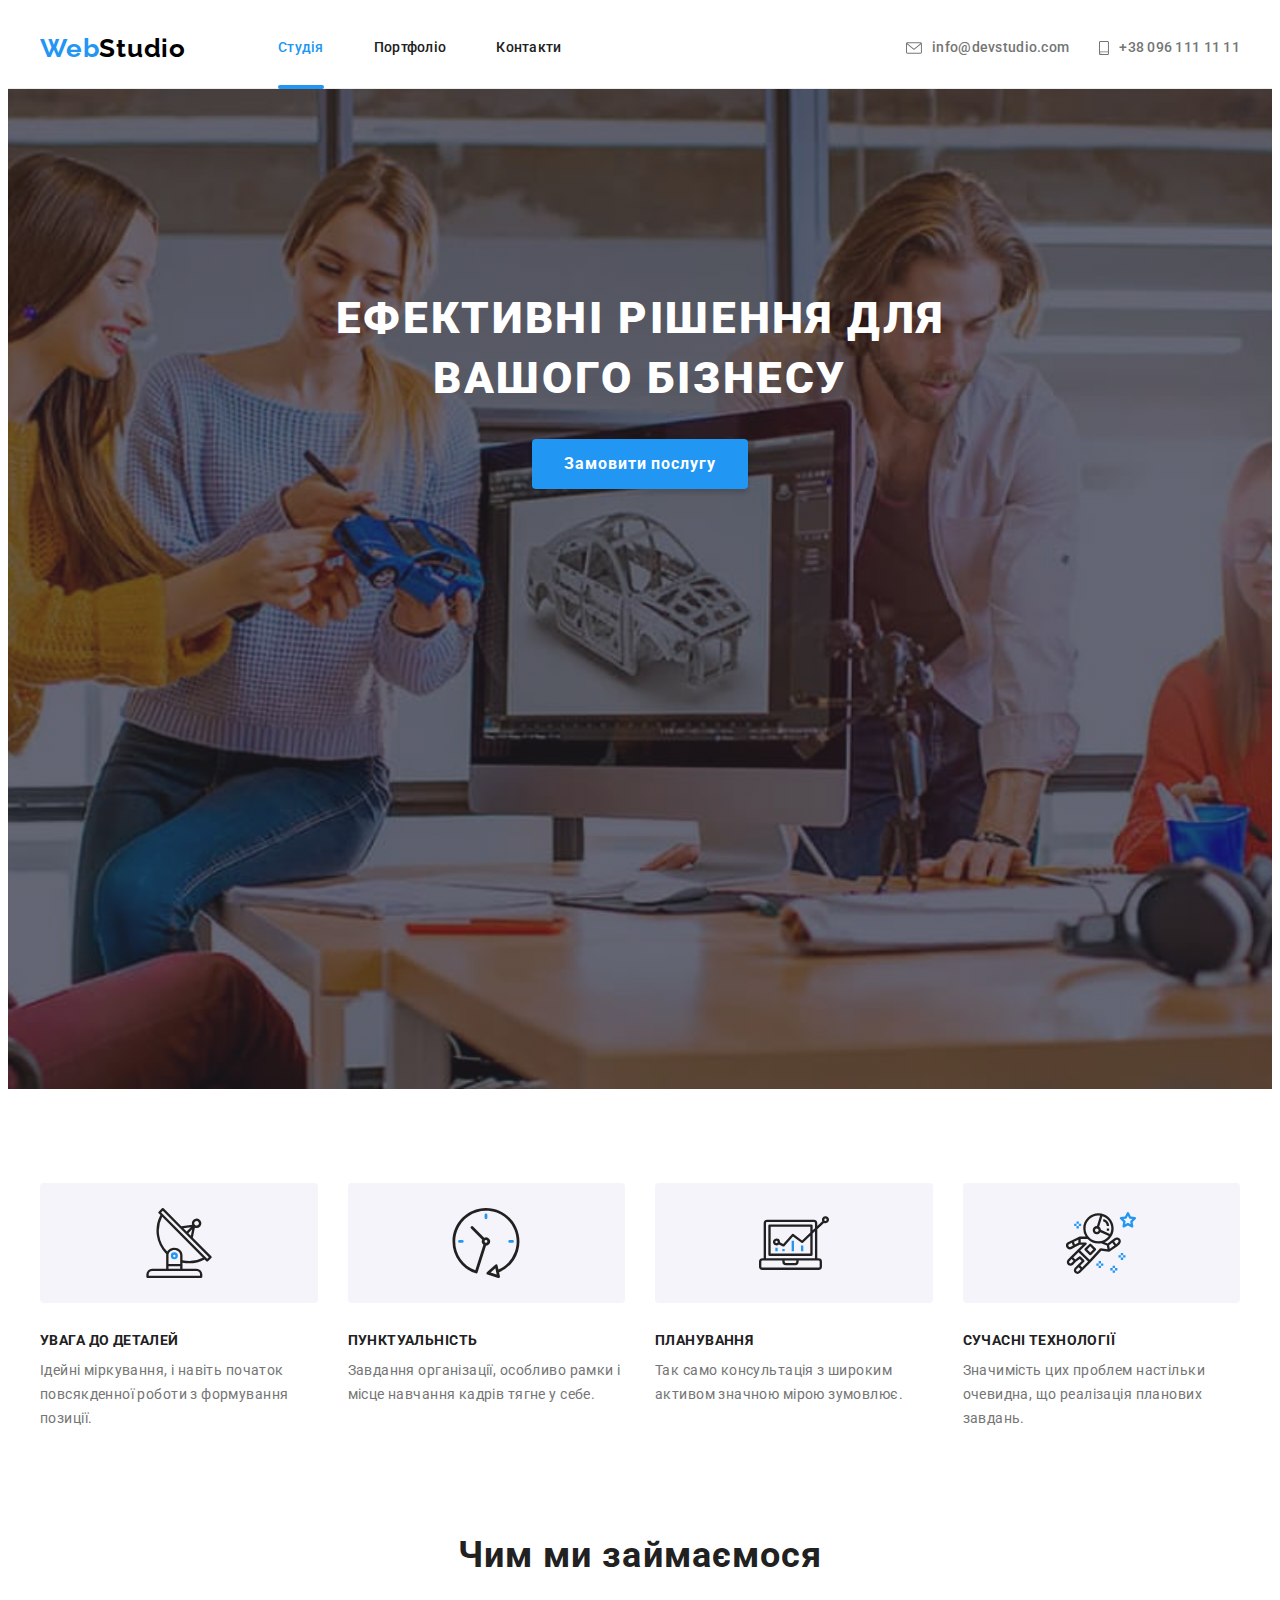
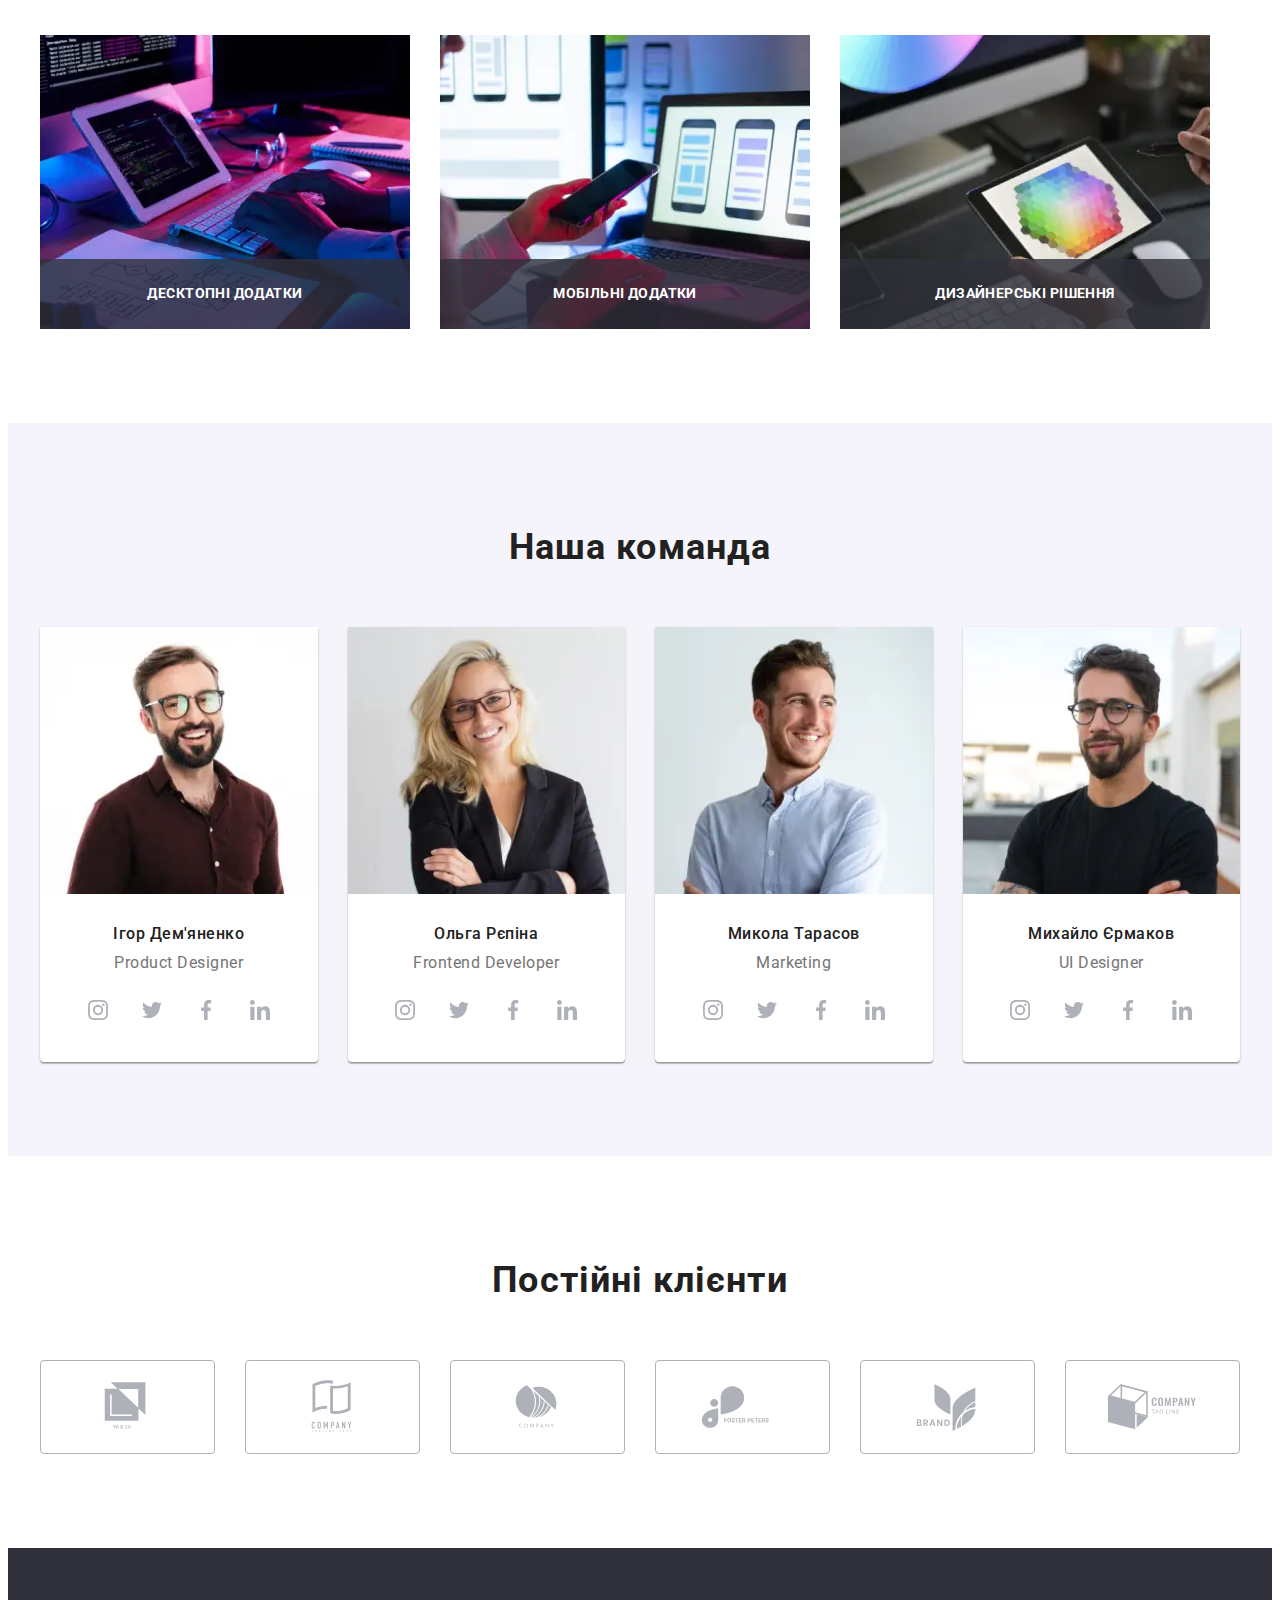
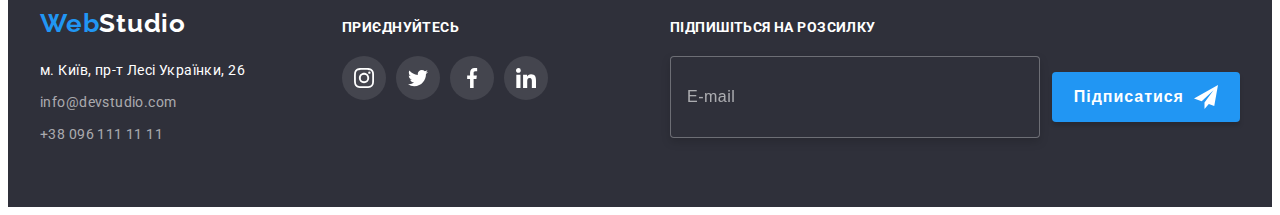
<file: index.html>
<!DOCTYPE html>
<html lang="uk">

<head>
  <meta charset="UTF-8" />
  <meta http-equiv="X-UA-Compatible" content="IE=edge" />
  <meta name="viewport" content="width=device-width, initial-scale=1.0" />
  <link rel="preconnect" href="https://fonts.googleapis.com" />
  <link rel="preconnect" href="https://fonts.gstatic.com" crossorigin />
  <link href="https://fonts.googleapis.com/css2?family=Raleway:wght@700&family=Roboto:wght@400;500;700;900&display=swap"
    rel="stylesheet" />
  <link rel="stylesheet" href="https://cdnjs.cloudflare.com/ajax/libs/modern-normalize/1.1.0/modern-normalize.min.css"
    integrity="sha512-wpPYUAdjBVSE4KJnH1VR1HeZfpl1ub8YT/NKx4PuQ5NmX2tKuGu6U/JRp5y+Y8XG2tV+wKQpNHVUX03MfMFn9Q=="
    crossorigin="anonymous" referrerpolicy="no-referrer" />
  <link rel="stylesheet" href="./css/main.min.css" />
  <title>WebStudio</title>
</head>

<body>
  <header class="header">
    <div class="container header__container">
      <a class="logo logo_theme_light link" href="index.html" lang="en"><span
          class="logo-first-letters">Web</span>Studio</a>

      <div class="mobile-navigation" id="mobile-navigation" data-menu>
        <div class="mobile-navigation__container">
          <nav class="navigation">
            <ul class="nav-list list">
              <li class="nav-list__item">
                <a class="nav-list__link link nav-list__link_active-page" href="./index.html">Студія</a>
              </li>
              <li class="nav-list__item">
                <a class="nav-list__link link" href="./portfolio.html">Портфоліо</a>
              </li>
              <li class="nav-list__item">
                <a class="nav-list__link link" href="">Контакти</a>
              </li>
            </ul>
          </nav>

          <ul class="header-contact-list list">
            <li class="header-contact-list__item">
              <a class="header-contact-list__link header-contact-list__mail link" href="mailto:info@devstudio.com">
                <svg width="16px" height="12px" class="header-contact-list__icons">
                  <use class="header-contact-list__email-icon" href="./images/icons.svg#icon-envelope"></use>
                </svg>
                info@devstudio.com</a>
            </li>
            <li class="header-contact-list__item">
              <a class="header-contact-list__link header-contact-list__number link" href="tel:+380961111111">
                <svg width="10px" height="16px" class="header-contact-list__icons">
                  <use class="header-contact-list__number-icon" href="./images/icons.svg#icon-smartphone"></use>
                </svg>
                +38 096 111 11 11</a>
            </li>
          </ul>
          <ul class="header-social-list list">
            <li class="header-social-list__item">
              <a href="https://www.instagram.com/" class="header-social-list__link link" target="_blank">Instagram</a>
            </li>
            <li class="header-social-list__item">
              <a href="https://twitter.com/" class="header-social-list__link link" target="_blank">Twitter</a>
            </li>
            <li class="header-social-list__item">
              <a href="https://www.facebook.com/" class="header-social-list__link link" target="_blank">Facebook</a>
            </li>
            <li class="header-social-list__item">
              <a href="https://ru.linkedin.com/" class="header-social-list__link link" target="_blank">LinkedIn</a>
            </li>
          </ul>
        </div>
      </div>
      <button class="mobile-menu-btn js-menu-container" aria-expanded="false" aria-controls="mobile-navigation"
        lang="uk" aria-label="Перемикач мобільного меню" data-menu-button>
        <svg class="mobile-menu-btn__burger-menu" width="40" height="40">
          <use href="./images/icons.svg#burger-menu-icon" class="mobile-menu-btn__burger-menu-icon js-open-menu"></use>
          <use href="./images/icons.svg#icon-close-black" class="mobile-menu-btn__burger-close-icon js-close-menu">
          </use>
        </svg>
      </button>
    </div>
  </header>
  <main>
    <!-- HERO -->
    <section class="hero">
      <div class="container">
        <h1 class="main-title">Ефективні рішення для вашого бізнесу</h1>
        <button class="modal-btn" type="button" data-modal-open>
          Замовити послугу
        </button>
      </div>
    </section>
    <!-- ABOUT -->
    <section class="about">
      <div class="container">
        <h2 class="title-section visually-hidden">О нас</h2>
        <ul class="about-list list">
          <li class="about-list__item">
            <div class="about-list__icons">
              <svg class="about-list__icon" width="70px" height="70px">
                <use href="./images/icons.svg#icon-antenna"></use>
              </svg>
            </div>
            <h3 class="about-list__title">Увага до деталей</h3>
            <p class="about-list__description">
              Ідейні міркування, і навіть початок повсякденної роботи з
              формування позиції.
            </p>
          </li>
          <li class="about-list__item">
            <div class="about-list__icons">
              <svg class="about-list__icon" width="70px" height="70px">
                <use href="./images/icons.svg#icon-clock"></use>
              </svg>
            </div>
            <h3 class="about-list__title">Пунктуальність</h3>
            <p class="about-list__description">
              Завдання організації, особливо рамки і місце навчання кадрів
              тягне у себе.
            </p>
          </li>
          <li class="about-list__item">
            <div class="about-list__icons">
              <svg class="about-list__icon" width="70px" height="70px">
                <use href="./images/icons.svg#icon-diagram"></use>
              </svg>
            </div>
            <h3 class="about-list__title">Планування</h3>
            <p class="about-list__description">
              Так само консультація з широким активом значною мірою зумовлює.
            </p>
          </li>
          <li class="about-list__item">
            <div class="about-list__icons">
              <svg class="about-list__icon" width="70px" height="70px">
                <use href="./images/icons.svg#icon-astronaut"></use>
              </svg>
            </div>
            <h3 class="about-list__title">Сучасні технології</h3>
            <p class="about-list__description">
              Значимість цих проблем настільки очевидна, що реалізація
              планових завдань.
            </p>
          </li>
        </ul>
      </div>
    </section>
    <!-- PORTFOLIO -->
    <section class="portfolio section">
      <div class="container">
        <h2 class="title-section">Чим ми займаємося</h2>
        <ul class="portfolio-list list">
          <li class="portfolio-list__item">
            <picture>
              <source srcset="./images/gallery/box-1.webp 1x, ./images/gallery/box-1@2x.webp 2x" type="image/webp" />
              <source srcset="./images/gallery/box-1.jpg 1x, ./images/gallery/box-1@2x.jpg 2x" />
              <img class="portfolio-list__img" src="./images/gallery/box-1.jpg" alt="написання коду" width="370"
                height="294" />
            </picture>
            <div class="portfolio-list__text">
              <p>Десктопні додатки</p>
            </div>
          </li>
          <li class="portfolio-list__item">
            <picture>
              <source srcset="./images/gallery/box-2.webp 1x, ./images/gallery/box-2@2x.webp 2x" type="image/webp" />
              <source srcset="./images/gallery/box-2.jpg 1x, ./images/gallery/box-2@2x.jpg 2x" />
              <img class="portfolio-list__img" src="./images/gallery/box-2.jpg" alt="алаптивна верстка" width="370"
                height="294" />
            </picture>
            <div class="portfolio-list__text">
              <p>Мобільні додатки</p>
            </div>
          </li>
          <li class="portfolio-list__item">
            <picture>
              <source srcset="./images/gallery/box-3.webp 1x, ./images/gallery/box-3@2x.webp 2x" type="image/webp" />
              <source srcset="./images/gallery/box-3.jpg 1x, ./images/gallery/box-3@2x.jpg 2x" />
              <img class="portfolio-list__img" src="./images/gallery/box-3.jpg" alt="підбір кольорів" width="370"
                height="294" />
            </picture>
            <div class="portfolio-list__text">
              <p>Дизайнерські рішення</p>
            </div>
          </li>
        </ul>
      </div>
    </section>
    <!-- CONTACTS -->
    <section class="contacts section">
      <div class="container">
        <h2 class="title-section">Наша команда</h2>
        <ul class="contacts-list list">
          <li class="contacts-list__item">
            <picture>
              <!-- desktop -->
              <source
                srcset="./images/contacts/contact-img1-desktop.webp 1x, ./images/contacts/contact-img1-desktop@2x.webp 2x"
                media="(min-width: 1200px)" type="image/webp" />
              <source
                srcset="./images/contacts/contact-img1-desktop.jpg 1x, ./images/contacts/contact-img1-desktop@2x.jpg 2x"
                media="(min-width: 1200px)" />

              <!-- tablet -->
              <source
                srcset="./images/contacts/contact-img1-tablet.webp 1x, ./images/contacts/contact-img1-tablet@2x.webp 2x"
                media="(min-width: 768px)" type="image/webp" />
              <source
                srcset="./images/contacts/contact-img1-tablet.jpg 1x, ./images/contacts/contact-img1-tablet@2x.jpg 2x"
                media="(min-width: 768px)" />

              <!-- mobile -->
              <source
                srcset="./images/contacts/contact-img1-mobile.webp 1x, ./images/contacts/contact-img1-mobile@2x.webp 2x"
                media="(max-width: 767px)" type="image/webp" />
              <source
                srcset="./images/contacts/contact-img1-mobile.jpg 1x, ./images/contacts/contact-img1-mobile@2x.jpg 2x"
                media="(max-width: 767px)" />

              <img class="contacts-list__img" src="./images/contacts/contact-img1-desktop.jpg" alt="працівник 1"
                width="270" height="260" />
            </picture>
            <div class="contacts-list__content-wrapper">
              <h3 class="contacts-list__title">Ігор Дем'яненко</h3>
              <p class="contacts-list__description">Product Designer</p>
              <ul class="social-links-list list">
                <li class="social-links-list__item">
                  <a href="https://www.instagram.com/" class="social-links-list__link link" target="_blank">
                    <svg class="social-links-list__icon" width="20px" height="20px">
                      <use href="./images/icons.svg#icon-instagram"></use>
                    </svg>
                  </a>
                </li>
                <li class="social-links-list__item">
                  <a href="https://twitter.com/" class="social-links-list__link link" target="_blank">
                    <svg class="social-links-list__icon" width="20px" height="20px">
                      <use href="./images/icons.svg#icon-twitter"></use>
                    </svg>
                  </a>
                </li>
                <li class="social-links-list__item">
                  <a href="https://www.facebook.com/" class="social-links-list__link link" target="_blank">
                    <svg class="social-links-list__icon" width="20px" height="20px">
                      <use href="./images/icons.svg#icon-facebook"></use>
                    </svg>
                  </a>
                </li>
                <li class="social-links-list__item">
                  <a href="https://ru.linkedin.com/" class="social-links-list__link link" target="_blank">
                    <svg class="social-links-list__icon" width="20px" height="20px">
                      <use href="./images/icons.svg#icon-linkedin"></use>
                    </svg>
                  </a>
                </li>
              </ul>
            </div>
          </li>
          <li class="contacts-list__item">
            <picture>
              <!-- desktop -->
              <source
                srcset="./images/contacts/contact-img2-desktop.webp 1x, ./images/contacts/contact-img2-desktop@2x.webp 2x"
                media="(min-width: 1200px)" type="image/webp" />
              <source
                srcset="./images/contacts/contact-img2-desktop.jpg 1x, ./images/contacts/contact-img2-desktop@2x.jpg 2x"
                media="(min-width: 1200px)" />

              <!-- tablet -->
              <source
                srcset="./images/contacts/contact-img2-tablet.webp 1x, ./images/contacts/contact-img2-tablet@2x.webp 2x"
                media="(min-width: 768px)" type="image/webp" />
              <source
                srcset="./images/contacts/contact-img2-tablet.jpg 1x, ./images/contacts/contact-img2-tablet@2x.jpg 2x"
                media="(min-width: 768px)" />

              <!-- mobile -->
              <source
                srcset="./images/contacts/contact-img2-mobile.webp 1x, ./images/contacts/contact-img2-mobile@2x.webp 2x"
                media="(max-width: 767px)" type="image/webp" />
              <source
                srcset="./images/contacts/contact-img2-mobile.jpg 1x, ./images/contacts/contact-img2-mobile@2x.jpg 2x"
                media="(max-width: 767px)" />
              <img class="contacts-list__img" src="./images/contacts/contact-img2-desktop.jpg" alt="працівник 2"
                width="270" height="260" />
            </picture>
            <div class="contacts-list__content-wrapper">
              <h3 class="contacts-list__title">Ольга Рєпіна</h3>
              <p class="contacts-list__description">Frontend Developer</p>
              <ul class="social-links-list list">
                <li class="social-links-list__item">
                  <a href="https://www.instagram.com/" class="social-links-list__link link" target="_blank">
                    <svg class="social-links-list__icon" width="20px" height="20px">
                      <use href="./images/icons.svg#icon-instagram"></use>
                    </svg>
                  </a>
                </li>
                <li class="social-links-list__item">
                  <a href="https://twitter.com/" class="social-links-list__link link" target="_blank">
                    <svg class="social-links-list__icon" width="20px" height="20px">
                      <use href="./images/icons.svg#icon-twitter"></use>
                    </svg>
                  </a>
                </li>
                <li class="social-links-list__item">
                  <a href="https://www.facebook.com/" class="social-links-list__link link" target="_blank">
                    <svg class="social-links-list__icon" width="20px" height="20px">
                      <use href="./images/icons.svg#icon-facebook"></use>
                    </svg>
                  </a>
                </li>
                <li class="social-links-list__item">
                  <a href="https://ru.linkedin.com/" class="social-links-list__link link" target="_blank">
                    <svg class="social-links-list__icon" width="20px" height="20px">
                      <use href="./images/icons.svg#icon-linkedin"></use>
                    </svg>
                  </a>
                </li>
              </ul>
            </div>
          </li>
          <li class="contacts-list__item">
            <picture>
              <!-- desktop -->
              <source
                srcset="./images/contacts/contact-img3-desktop.webp 1x, ./images/contacts/contact-img3-desktop@2x.webp 2x"
                media="(min-width: 1200px)" type="image/webp" />
              <source
                srcset="./images/contacts/contact-img3-desktop.jpg 1x, ./images/contacts/contact-img3-desktop@2x.jpg 2x"
                media="(min-width: 1200px)" />

              <!-- tablet -->
              <source
                srcset="./images/contacts/contact-img3-tablet.webp 1x, ./images/contacts/contact-img3-tablet@2x.webp 2x"
                media="(min-width: 768px)" type="image/webp" />
              <source
                srcset="./images/contacts/contact-img3-tablet.jpg 1x, ./images/contacts/contact-img3-tablet@2x.jpg 2x"
                media="(min-width: 768px)" />

              <!-- mobile -->
              <source
                srcset="./images/contacts/contact-img3-mobile.webp 1x, ./images/contacts/contact-img3-mobile@2x.webp 2x"
                media="(max-width: 767px)" type="image/webp" />
              <source
                srcset="./images/contacts/contact-img3-mobile.jpg 1x, ./images/contacts/contact-img3-mobile@2x.jpg 2x"
                media="(max-width: 767px)" />
              <img class="contacts-list__img" src="./images/contacts/contact-img3-desktop.jpg" alt="працівник 3"
                width="270" height="260" />
            </picture>
            <div class="contacts-list__content-wrapper">
              <h3 class="contacts-list__title">Микола Тарасов</h3>
              <p class="contacts-list__description">Marketing</p>
              <ul class="social-links-list list">
                <li class="social-links-list__item">
                  <a href="https://www.instagram.com/" class="social-links-list__link link" target="_blank">
                    <svg class="social-links-list__icon" width="20px" height="20px">
                      <use href="./images/icons.svg#icon-instagram"></use>
                    </svg>
                  </a>
                </li>
                <li class="social-links-list__item">
                  <a href="https://twitter.com/" class="social-links-list__link link" target="_blank">
                    <svg class="social-links-list__icon" width="20px" height="20px">
                      <use href="./images/icons.svg#icon-twitter"></use>
                    </svg>
                  </a>
                </li>
                <li class="social-links-list__item">
                  <a href="https://www.facebook.com/" class="social-links-list__link link" target="_blank">
                    <svg class="social-links-list__icon" width="20px" height="20px">
                      <use href="./images/icons.svg#icon-facebook"></use>
                    </svg>
                  </a>
                </li>
                <li class="social-links-list__item">
                  <a href="https://ru.linkedin.com/" class="social-links-list__link link" target="_blank">
                    <svg class="social-links-list__icon" width="20px" height="20px">
                      <use href="./images/icons.svg#icon-linkedin"></use>
                    </svg>
                  </a>
                </li>
              </ul>
            </div>
          </li>
          <li class="contacts-list__item">
            <picture>
              <!-- desktop -->
              <source
                srcset="./images/contacts/contact-img4-desktop.webp 1x, ./images/contacts/contact-img4-desktop@2x.webp 2x"
                media="(min-width: 1200px)" type="image/webp" />
              <source
                srcset="./images/contacts/contact-img4-desktop.jpg 1x, ./images/contacts/contact-img4-desktop@2x.jpg 2x"
                media="(min-width: 1200px)" />

              <!-- tablet -->
              <source
                srcset="./images/contacts/contact-img4-tablet.webp 1x, ./images/contacts/contact-img4-tablet@2x.webp 2x"
                media="(min-width: 768px)" type="image/webp" />
              <source
                srcset="./images/contacts/contact-img4-tablet.jpg 1x, ./images/contacts/contact-img4-tablet@2x.jpg 2x"
                media="(min-width: 768px)" />

              <!-- mobile -->
              <source
                srcset="./images/contacts/contact-img4-mobile.webp 1x, ./images/contacts/contact-img4-mobile@2x.webp 2x"
                media="(max-width: 767px)" type="image/webp" />
              <source
                srcset="./images/contacts/contact-img4-mobile.jpg 1x, ./images/contacts/contact-img4-mobile@2x.jpg 2x"
                media="(max-width: 767px)" />
              <img class="contacts-list__img" src="./images/contacts/contact-img4-desktop.jpg" alt="працівник 4"
                width="270" height="260" />
            </picture>
            <div class="contacts-list__content-wrapper">
              <h3 class="contacts-list__title">Михайло Єрмаков</h3>
              <p class="contacts-list__description">UI Designer</p>
              <ul class="social-links-list list">
                <li class="social-links-list__item">
                  <a href="https://www.instagram.com/" class="social-links-list__link link" target="_blank">
                    <svg class="social-links-list__icon" width="20px" height="20px">
                      <use href="./images/icons.svg#icon-instagram"></use>
                    </svg>
                  </a>
                </li>
                <li class="social-links-list__item">
                  <a href="https://twitter.com/" class="social-links-list__link link" target="_blank">
                    <svg class="social-links-list__icon" width="20px" height="20px">
                      <use href="./images/icons.svg#icon-twitter"></use>
                    </svg>
                  </a>
                </li>
                <li class="social-links-list__item">
                  <a href="https://www.facebook.com/" class="social-links-list__link link" target="_blank">
                    <svg class="social-links-list__icon" width="20px" height="20px">
                      <use href="./images/icons.svg#icon-facebook"></use>
                    </svg>
                  </a>
                </li>
                <li class="social-links-list__item">
                  <a href="https://ru.linkedin.com/" class="social-links-list__link link" target="_blank">
                    <svg class="social-links-list__icon" width="20px" height="20px">
                      <use href="./images/icons.svg#icon-linkedin"></use>
                    </svg>
                  </a>
                </li>
              </ul>
            </div>
          </li>
        </ul>
      </div>
    </section>
    <!-- CLIENTS -->
    <section class="clients section">
      <div class="container">
        <h2 class="title-section">Постійні клієнти</h2>
        <ul class="clients-list list">
          <li class="clients-list__item">
            <a href="" class="clients-list__link link">
              <svg width="106px" height="60px" class="clients-list__logo-icons">
                <use class="clients-icons" href="./images/icons.svg#icon-Logo"></use>
              </svg>
            </a>
          </li>
          <li class="clients-list__item">
            <a href="" class="clients-list__link link">
              <svg width="106px" height="60px" class="clients-list__logo-icons">
                <use class="clients-list__icon" href="./images/icons.svg#icon-Logo2"></use>
              </svg>
            </a>
          </li>
          <li class="clients-list__item">
            <a href="" class="clients-list__link link">
              <svg width="106px" height="60px" class="clients-list__logo-icons">
                <use class="clients-list__icon" href="./images/icons.svg#icon-Logo3"></use>
              </svg>
            </a>
          </li>
          <li class="clients-list__item">
            <a href="" class="clients-list__link link">
              <svg width="106px" height="60px" class="clients-list__logo-icons">
                <use class="clients-list__icon" href="./images/icons.svg#icon-Logo4"></use>
              </svg>
            </a>
          </li>
          <li class="clients-list__item">
            <a href="" class="clients-list__link link">
              <svg width="106px" height="60px" class="clients-list__logo-icons">
                <use class="clients-list__icon" href="./images/icons.svg#icon-Logo5"></use>
              </svg>
            </a>
          </li>
          <li class="clients-list__item">
            <a href="" class="clients-list__link link">
              <svg width="106px" height="60px" class="clients-list__logo-icons">
                <use class="clients-list__icon" href="./images/icons.svg#icon-Logo6"></use>
              </svg>
            </a>
          </li>
        </ul>
      </div>
    </section>
    <div class="backdrop is-hidden" data-modal>
      <div class="modal">
        <button type="button" class="modal-close-button" data-modal-close>
          <svg class="modal-close-button__icon" width="18px" height="18px">
            <use href="./images/icons.svg#icon-close-black"></use>
          </svg>
        </button>

        <form class="contact-form">
          <b>Залиште свої дані, ми вам передзвонимо</b>
          <label for="user-name" class="contact-form__field"> Ім'я </label>
          <div class="contact-form__input-wrapper">
            <input id="user-name" name="user_name" type="text" class="contact-form__input" />
            <svg class="contact-form__input-icon" width="18px" height="18px">
              <use href="./images/icons.svg#icon-person-black"></use>
            </svg>
          </div>

          <label for="user-phone" class="contact-form__field"> Телефон</label>
          <div class="contact-form__input-wrapper">
            <input id="user-phone" name="user_phone" type="tel" class="contact-form__input" />
            <svg class="contact-form__input-icon" width="18px" height="18px">
              <use href="./images/icons.svg#icon-phone-black"></use>
            </svg>
          </div>

          <label for="user-email" class="contact-form__field"> Пошта</label>
          <div class="contact-form__input-wrapper">
            <input id="user-email" name="user-email" type="email" class="contact-form__input" />
            <svg class="contact-form__input-icon" width="18px" height="18px">
              <use href="./images/icons.svg#icon-email-black"></use>
            </svg>
          </div>

          <label for="message" class="contact-form__field"> Коментар</label>
          <textarea id="message" name="message" class="contact-form__message" placeholder="Введіть текст"></textarea>

          <div class="contact-form__checkbox-wrapper">
            <input name="accept_policy" type="checkbox" class="contact-form__checkbox visually-hidden"
              id="policy-checkbox" required />
            <label for="policy-checkbox" class="contact-form__checkbox-label">Погоджуюся з розсилкою та приймаю &nbsp;<a
                href="#">Умови договору</a></label>
          </div>

          <button class="contact-form__submit-btn" type="submit">
            Відправити
          </button>
        </form>
      </div>
    </div>
  </main>
  <footer class="footer">
    <div class="container">
      <div class="footer-address">
        <a class="logo logo_theme_dark link" href="index.html" lang="en"><span
            class="logo-first-letters">Web</span>Studio</a>
        <address class="address">
          <p class="footer-contact-address">
            м. Київ, пр-т Лесі Українки, 26
          </p>
          <ul class="footer-address-list list">
            <li class="footer-address-list__item">
              <a class="footer-address-list__mail contact-list-link link"
                href="mailto:info@devstudio.com">info@devstudio.com</a>
            </li>
            <li class="footer-address-list__item">
              <a class="footer-address-list__number contact-list-link link" href="tel:+380961111111">+38 096 111 11
                11</a>
            </li>
          </ul>
        </address>
      </div>
      <div class="footer-social">
        <b class="footer-social-title">Приєднуйтесь</b>
        <ul class="social-links-list footer__social-links-list list">
          <li class="social-links-list__item">
            <a href="https://www.instagram.com/" class="social-links-list__link footer-link__social-links-list link"
              target="_blank">
              <svg class="social-links-list__icon footer-icon__social-links-list" width="20px" height="20px">
                <use href="./images/icons.svg#icon-instagram"></use>
              </svg>
            </a>
          </li>
          <li class="social-links-list__item">
            <a href="https://twitter.com/" class="social-links-list__link footer-link__social-links-list link"
              target="_blank">
              <svg class="social-links-list__icon footer-icon__social-links-list" width="20px" height="20px">
                <use href="./images/icons.svg#icon-twitter"></use>
              </svg>
            </a>
          </li>
          <li class="social-links-list__item">
            <a href="https://www.facebook.com/" class="social-links-list__link footer-link__social-links-list link"
              target="_blank">
              <svg class="social-links-list__icon footer-icon__social-links-list" width="20px" height="20px">
                <use href="./images/icons.svg#icon-facebook"></use>
              </svg>
            </a>
          </li>
          <li class="social-links-list__item">
            <a href="https://ru.linkedin.com/" class="social-links-list__link footer-link__social-links-list link"
              target="_blank">
              <svg class="social-links-list__icon footer-icon__social-links-list" width="20px" height="20px">
                <use href="./images/icons.svg#icon-linkedin"></use>
              </svg>
            </a>
          </li>
        </ul>
      </div>
      <div class="subscribe">
        <form class="subscribe-form js-speaker-form">
          <label for="subscribe-form__email">Підпишіться на розсилку</label>
          <div class="subscribe-form__wrapper">
            <input class="subscribe-form__input" type="email" id="subscribe-form__email" name="subscribe-mail"
              placeholder="E-mail" />
            <button type="submit" class="subscribe-form__btn">
              Підписатися
              <svg class="subscribe-form__icon" width="24px" height="24px">
                <use href="./images/icons.svg#icon-send"></use>
              </svg>
            </button>
          </div>
        </form>
      </div>
    </div>
  </footer>
  <script src="./js/modal.js"></script>
  <script src="./js/form-viwer.js"></script>
  <script src="./js/mobile-menu.js"></script>
</body>

</html>
</file>
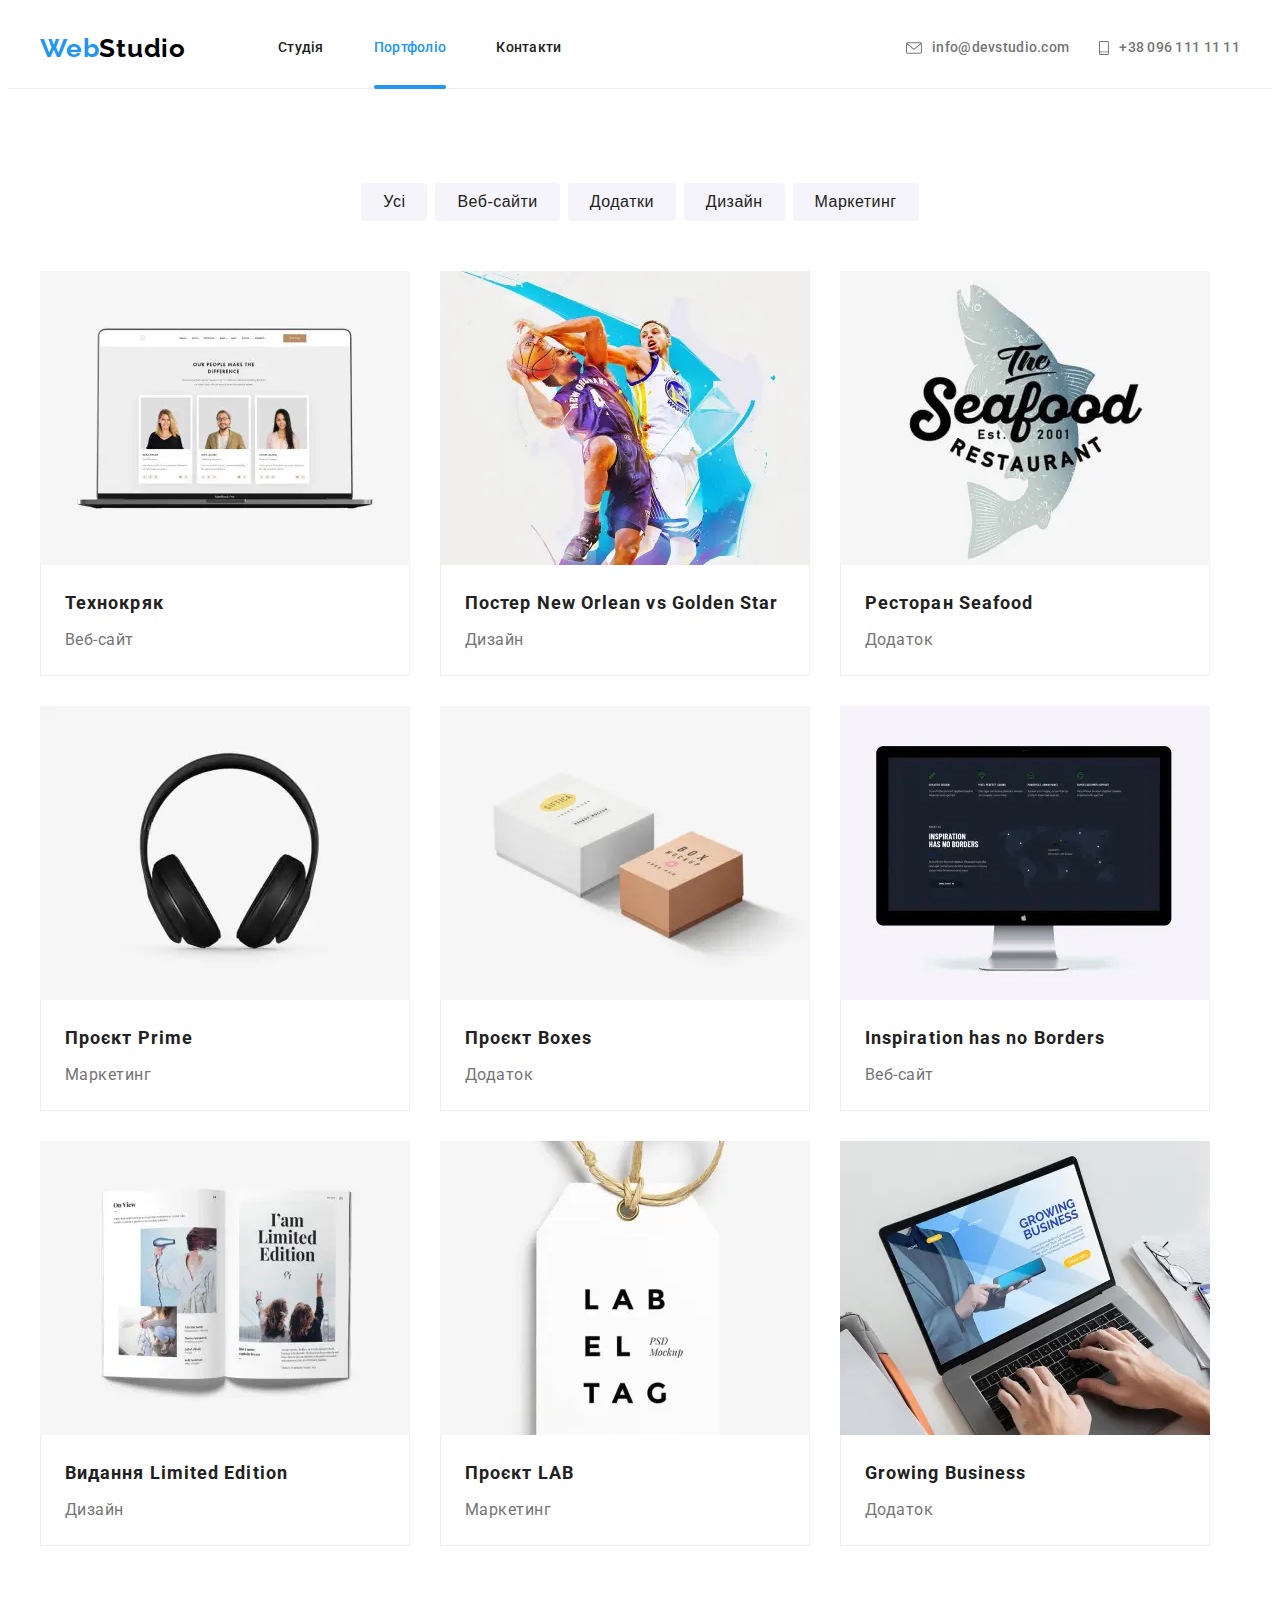
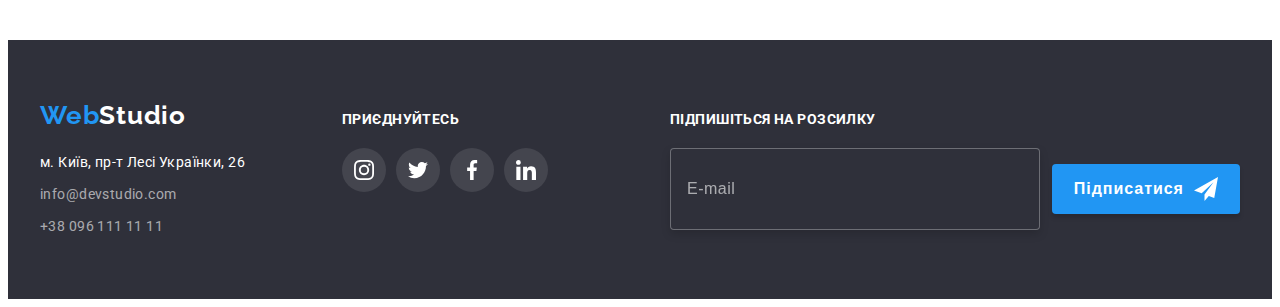
<file: portfolio.html>
<!DOCTYPE html>
<html lang="uk">

<head>
  <meta charset="UTF-8" />
  <meta http-equiv="X-UA-Compatible" content="IE=edge" />
  <meta name="viewport" content="width=device-width, initial-scale=1.0" />
  <link rel="preconnect" href="https://fonts.googleapis.com" />
  <link rel="preconnect" href="https://fonts.gstatic.com" crossorigin />
  <link href="https://fonts.googleapis.com/css2?family=Raleway:wght@700&family=Roboto:wght@400;500;700;900&display=swap"
    rel="stylesheet" />
  <link rel="stylesheet" href="https://cdnjs.cloudflare.com/ajax/libs/modern-normalize/1.1.0/modern-normalize.min.css"
    integrity="sha512-wpPYUAdjBVSE4KJnH1VR1HeZfpl1ub8YT/NKx4PuQ5NmX2tKuGu6U/JRp5y+Y8XG2tV+wKQpNHVUX03MfMFn9Q=="
    crossorigin="anonymous" referrerpolicy="no-referrer" />
  <link rel="stylesheet" href="./css/main.min.css" />
  <title>Portfolio</title>
</head>

<body>
  <header class="header">
    <div class="container header__container">
      <a class="logo logo_theme_light link" href="index.html" lang="en"><span
          class="logo-first-letters">Web</span>Studio</a>

      <div class="mobile-navigation" id="mobile-navigation" data-menu>
        <div class="mobile-navigation__container">
          <nav class="navigation">
            <ul class="nav-list list">
              <li class="nav-list__item">
                <a class="nav-list__link link" href="./index.html">Студія</a>
              </li>
              <li class="nav-list__item">
                <a class="nav-list__link link nav-list__link_active-page" href="./portfolio.html">Портфоліо</a>
              </li>
              <li class="nav-list__item">
                <a class="nav-list__link link" href="">Контакти</a>
              </li>
            </ul>
          </nav>

          <ul class="header-contact-list list">
            <li class="header-contact-list__item">
              <a class="header-contact-list__link header-contact-list__mail link" href="mailto:info@devstudio.com">
                <svg width="16px" height="12px" class="header-contact-list__icons">
                  <use class="header-contact-list__email-icon" href="./images/icons.svg#icon-envelope"></use>
                </svg>
                info@devstudio.com</a>
            </li>
            <li class="header-contact-list__item">
              <a class="header-contact-list__link header-contact-list__number link" href="tel:+380961111111">
                <svg width="10px" height="16px" class="header-contact-list__icons">
                  <use class="header-contact-list__number-icon" href="./images/icons.svg#icon-smartphone"></use>
                </svg>
                +38 096 111 11 11</a>
            </li>
          </ul>
          <ul class="header-social-list list">
            <li class="header-social-list__item">
              <a href="https://www.instagram.com/" class="header-social-list__link link" target="_blank">Instagram</a>
            </li>
            <li class="header-social-list__item">
              <a href="https://twitter.com/" class="header-social-list__link link" target="_blank">Twitter</a>
            </li>
            <li class="header-social-list__item">
              <a href="https://www.facebook.com/" class="header-social-list__link link" target="_blank">Facebook</a>
            </li>
            <li class="header-social-list__item">
              <a href="https://ru.linkedin.com/" class="header-social-list__link link" target="_blank">LinkedIn</a>
            </li>
          </ul>
        </div>
      </div>
      <button class="mobile-menu-btn js-menu-container" aria-expanded="false" aria-controls="mobile-navigation"
        lang="uk" aria-label="Перемикач мобільного меню" data-menu-button>
        <svg class="mobile-menu-btn__burger-menu" width="40" height="40">
          <use href="./images/icons.svg#burger-menu-icon" class="mobile-menu-btn__burger-menu-icon js-open-menu"></use>
          <use href="./images/icons.svg#icon-close-black" class="mobile-menu-btn__burger-close-icon js-close-menu">
          </use>
        </svg>
      </button>
    </div>
  </header>
  <main>
    <!-- PROJECTS FILTER-->
    <section class="projects section">
      <div class="container">
        <h2 class="title-section" hidden>Проекти</h2>
        <ul class="filters-list list">
          <li class="filters-list__item">
            <button class="filters-list__button" type="button">Усі</button>
          </li>
          <li class="filters-list__item">
            <button class="filters-list__button" type="button">Веб-сайти</button>
          </li>
          <li class="filters-list__item">
            <button class="filters-list__button" type="button">Додатки</button>
          </li>
          <li class="filters-list__item">
            <button class="filters-list__button" type="button">Дизайн</button>
          </li>
          <li class="filters-list__item">
            <button class="filters-list__button" type="button">Маркетинг</button>
          </li>
        </ul>
        <!-- PROJECTS -->
        <ul class="projects-list list">
          <li class="projects-list__item">
            <a class="projects-list__link link" href="">
              <div class="projects-thumb">
                <picture>
                  <!-- desktop -->
                  <source
                    srcset="./images/portfolio/portfolio-img1-desktop.webp 1x, ./images/portfolio/portfolio-img1-desktop@2x.webp 2x"
                    media="(min-width: 1200px)" type="image/webp" />
                  <source
                    srcset="./images/portfolio/portfolio-img1-desktop.jpg 1x, ./images/portfolio/portfolio-img1-desktop@2x.jpg 2x"
                    media="(min-width: 1200px)" />

                  <!-- tablet -->
                  <source
                    srcset="./images/portfolio/portfolio-img1-tablet.webp 1x, ./images/portfolio/portfolio-img1-tablet@2x.webp 2x"
                    media="(min-width: 768px)" type="image/webp" />
                  <source
                    srcset="../images/portfolio/portfolio-img1-tablet.jpg 1x, ../images/portfolio/portfolio-img1-tablet@2x.jpg 2x"
                    media="(min-width: 768px)" />

                  <!-- mobile -->
                  <source
                    srcset="./images/portfolio/portfolio-img1-mobile.webp 1x, ./images/portfolio/portfolio-img1-mobile@2x.webp 2x"
                    media="(max-width: 767px)" type="image/webp" />
                  <source
                    srcset="./images/portfolio/portfolio-img1-mobile.jpg 1x, ./images/portfolio/portfolio-img1-mobile@2x.jpg 2x"
                    media="(max-width: 767px)" />

                  <img class="projects-list__img" src="./images/portfolio/portfolio-img1-desktop.jpg" alt="project 1"
                    width="370" height="294" />
                </picture>
                <p class="projects-thumb__paragraph">
                  Ресурс пропонує комплексні пропозиції з різним рівнем
                  функціоналу та сервісів. Все це дозволить відвідувачу
                  отримати вичерпні відомості про компанію чи приватну особу.
                </p>
              </div>
              <div class="projects-list__component-wrapper">
                <h3 class="projects-list__title">Технокряк</h3>
                <p class="projects-list__description">Веб-сайт</p>
              </div>
            </a>
          </li>
          <li class="projects-list__item">
            <a class="projects-list__link link" href="">
              <div class="projects-thumb">
                <picture>
                  <!-- desktop -->
                  <source
                    srcset="./images/portfolio/portfolio-img2-desktop.webp 1x, ./images/portfolio/portfolio-img2-desktop@2x.webp 2x"
                    media="(min-width: 1200px)" type="image/webp" />
                  <source
                    srcset="./images/portfolio/portfolio-img2-desktop.jpg 1x, ./images/portfolio/portfolio-img2-desktop@2x.jpg 2x"
                    media="(min-width: 1200px)" />

                  <!-- tablet -->
                  <source
                    srcset="./images/portfolio/portfolio-img2-tablet.webp 1x, ./images/portfolio/portfolio-img2-tablet@2x.webp 2x"
                    media="(min-width: 768px)" type="image/webp" />
                  <source
                    srcset="../images/portfolio/portfolio-img2-tablet.jpg 1x, ../images/portfolio/portfolio-img2-tablet@2x.jpg 2x"
                    media="(min-width: 768px)" />

                  <!-- mobile -->
                  <source
                    srcset="./images/portfolio/portfolio-img2-mobile.webp 1x, ./images/portfolio/portfolio-img2-mobile@2x.webp 2x"
                    media="(max-width: 767px)" type="image/webp" />
                  <source
                    srcset="./images/portfolio/portfolio-img2-mobile.jpg 1x, ./images/portfolio/portfolio-img2-mobile@2x.jpg 2x"
                    media="(max-width: 767px)" />

                  <img class="projects-list__img" src="./images/portfolio/portfolio-img2-desctop.jpg" alt="project 2"
                    width="370" height="294" />
                </picture>
                <p class="projects-thumb__paragraph">
                  Ресурс пропонує комплексні пропозиції з різним рівнем
                  функціоналу та сервісів. Все це дозволить відвідувачу
                  отримати вичерпні відомості про компанію чи приватну особу.
                </p>
              </div>
              <div class="projects-list__component-wrapper">
                <h3 class="projects-list__title">
                  Постер <span lang="en">New Orlean vs Golden Star</span>
                </h3>
                <p class="projects-list__description">Дизайн</p>
              </div>
            </a>
          </li>
          <li class="projects-list__item">
            <a class="projects-list__link link" href="">
              <div class="projects-thumb">
                <picture>
                  <!-- desktop -->
                  <source
                    srcset="./images/portfolio/portfolio-img3-desktop.webp 1x, ./images/portfolio/portfolio-img3-desktop@2x.webp 2x"
                    media="(min-width: 1200px)" type="image/webp" />
                  <source
                    srcset="./images/portfolio/portfolio-img3-desktop.jpg 1x, ./images/portfolio/portfolio-img3-desktop@2x.jpg 2x"
                    media="(min-width: 1200px)" />

                  <!-- tablet -->
                  <source
                    srcset="./images/portfolio/portfolio-img3-tablet.webp 1x, ./images/portfolio/portfolio-img3-tablet@2x.webp 2x"
                    media="(min-width: 768px)" type="image/webp" />
                  <source
                    srcset="../images/portfolio/portfolio-img3-tablet.jpg 1x, ../images/portfolio/portfolio-img3-tablet@2x.jpg 2x"
                    media="(min-width: 768px)" />

                  <!-- mobile -->
                  <source
                    srcset="./images/portfolio/portfolio-img3-mobile.webp 1x, ./images/portfolio/portfolio-img3-mobile@2x.webp 2x"
                    media="(max-width: 767px)" type="image/webp" />
                  <source
                    srcset="./images/portfolio/portfolio-img3-mobile.jpg 1x, ./images/portfolio/portfolio-img3-mobile@2x.jpg 2x"
                    media="(max-width: 767px)" />

                  <img class="projects-list__img" src="./images/portfolio/portfolio-img3-destop.jpg" alt="project 3"
                    width="370" height="294" />
                </picture>
                <p class="projects-thumb__paragraph">
                  Ресурс пропонує комплексні пропозиції з різним рівнем
                  функціоналу та сервісів. Все це дозволить відвідувачу
                  отримати вичерпні відомості про компанію чи приватну особу.
                </p>
              </div>
              <div class="projects-list__component-wrapper">
                <h3 class="projects-list__title">
                  Ресторан <span lang="en">Seafood</span>
                </h3>
                <p class="projects-list__description">Додаток</p>
              </div>
            </a>
          </li>
          <li class="projects-list__item">
            <a class="projects-list__link link" href="">
              <div class="projects-thumb">
                <picture>
                  <!-- desktop -->
                  <source
                    srcset="./images/portfolio/portfolio-img4-desktop.webp 1x, ./images/portfolio/portfolio-img4-desktop@2x.webp 2x"
                    media="(min-width: 1200px)" type="image/webp" />
                  <source
                    srcset="./images/portfolio/portfolio-img4-desktop.jpg 1x, ./images/portfolio/portfolio-img4-desktop@2x.jpg 2x"
                    media="(min-width: 1200px)" />

                  <!-- tablet -->
                  <source
                    srcset="./images/portfolio/portfolio-img4-tablet.webp 1x, ./images/portfolio/portfolio-img4-tablet@2x.webp 2x"
                    media="(min-width: 768px)" type="image/webp" />
                  <source
                    srcset="../images/portfolio/portfolio-img4-tablet.jpg 1x, ../images/portfolio/portfolio-img4-tablet@2x.jpg 2x"
                    media="(min-width: 768px)" />

                  <!-- mobile -->
                  <source
                    srcset="./images/portfolio/portfolio-img4-mobile.webp 1x, ./images/portfolio/portfolio-img4-mobile@2x.webp 2x"
                    media="(max-width: 767px)" type="image/webp" />
                  <source
                    srcset="./images/portfolio/portfolio-img4-mobile.jpg 1x, ./images/portfolio/portfolio-img4-mobile@2x.jpg 2x"
                    media="(max-width: 767px)" />

                  <img class="projects-list__img" src="./images/portfolio/portfolio-img4-desktop.jpg" alt="project 4"
                    width="370" height="294" />
                </picture>
                <p class="projects-thumb__paragraph">
                  Ресурс пропонує комплексні пропозиції з різним рівнем
                  функціоналу та сервісів. Все це дозволить відвідувачу
                  отримати вичерпні відомості про компанію чи приватну особу.
                </p>
              </div>
              <div class="projects-list__component-wrapper">
                <h3 class="projects-list__title">
                  Проєкт <span lang="en">Prime</span>
                </h3>
                <p class="projects-list__description">Маркетинг</p>
              </div>
            </a>
          </li>
          <li class="projects-list__item">
            <a class="projects-list__link link" href="">
              <div class="projects-thumb">
                <picture>
                  <!-- desktop -->
                  <source
                    srcset="./images/portfolio/portfolio-img5-desktop.webp 1x, ./images/portfolio/portfolio-img5-desktop@2x.webp 2x"
                    media="(min-width: 1200px)" type="image/webp" />
                  <source
                    srcset="./images/portfolio/portfolio-img5-desktop.jpg 1x, ./images/portfolio/portfolio-img5-desktop@2x.jpg 2x"
                    media="(min-width: 1200px)" />

                  <!-- tablet -->
                  <source
                    srcset="./images/portfolio/portfolio-img5-tablet.webp 1x, ./images/portfolio/portfolio-img5-tablet@2x.webp 2x"
                    media="(min-width: 768px)" type="image/webp" />
                  <source
                    srcset="../images/portfolio/portfolio-img5-tablet.jpg 1x, ../images/portfolio/portfolio-img5-tablet@2x.jpg 2x"
                    media="(min-width: 768px)" />

                  <!-- mobile -->
                  <source
                    srcset="./images/portfolio/portfolio-img5-mobile.webp 1x, ./images/portfolio/portfolio-img5-mobile@2x.webp 2x"
                    media="(max-width: 767px)" type="image/webp" />
                  <source
                    srcset="./images/portfolio/portfolio-img5-mobile.jpg 1x, ./images/portfolio/portfolio-img5-mobile@2x.jpg 2x"
                    media="(max-width: 767px)" />

                  <img class="projects-list__img" src="./images/portfolio/portfolio-img5-desktop.jpg" alt="project 5"
                    width="370" height="294" />
                </picture>
                <p class="projects-thumb__paragraph">
                  Ресурс пропонує комплексні пропозиції з різним рівнем
                  функціоналу та сервісів. Все це дозволить відвідувачу
                  отримати вичерпні відомості про компанію чи приватну особу.
                </p>
              </div>
              <div class="projects-list__component-wrapper">
                <h3 class="projects-list__title">
                  Проєкт <span lang="en">Boxes</span>
                </h3>
                <p class="projects-list__description">Додаток</p>
              </div>
            </a>
          </li>
          <li class="projects-list__item">
            <a class="projects-list__link link" href="">
              <div class="projects-thumb">
                <picture>
                  <!-- desktop -->
                  <source
                    srcset="./images/portfolio/portfolio-img6-desktop.webp 1x, ./images/portfolio/portfolio-img6-desktop@2x.webp 2x"
                    media="(min-width: 1200px)" type="image/webp" />
                  <source
                    srcset="./images/portfolio/portfolio-img6-desktop.jpg 1x, ./images/portfolio/portfolio-img6-desktop@2x.jpg 2x"
                    media="(min-width: 1200px)" />

                  <!-- tablet -->
                  <source
                    srcset="./images/portfolio/portfolio-img6-tablet.webp 1x, ./images/portfolio/portfolio-img6-tablet@2x.webp 2x"
                    media="(min-width: 768px)" type="image/webp" />
                  <source
                    srcset="../images/portfolio/portfolio-img6-tablet.jpg 1x, ../images/portfolio/portfolio-img6-tablet@2x.jpg 2x"
                    media="(min-width: 768px)" />

                  <!-- mobile -->
                  <source
                    srcset="./images/portfolio/portfolio-img6-mobile.webp 1x, ./images/portfolio/portfolio-img6-mobile@2x.webp 2x"
                    media="(max-width: 767px)" type="image/webp" />
                  <source
                    srcset="./images/portfolio/portfolio-img6-mobile.jpg 1x, ./images/portfolio/portfolio-img6-mobile@2x.jpg 2x"
                    media="(max-width: 767px)" />

                  <img class="projects-list__img" src="./images/portfolio/portfolio-img6-desktop.jpg" alt="project 6"
                    width="370" height="294" />
                </picture>
                <p class="projects-thumb__paragraph">
                  Ресурс пропонує комплексні пропозиції з різним рівнем
                  функціоналу та сервісів. Все це дозволить відвідувачу
                  отримати вичерпні відомості про компанію чи приватну особу.
                </p>
              </div>
              <div class="projects-list__component-wrapper">
                <h3 class="projects-list__title" lang="en">
                  Inspiration has no Borders
                </h3>
                <p class="projects-list__description">Веб-сайт</p>
              </div>
            </a>
          </li>
          <li class="projects-list__item">
            <a class="projects-list__link link" href="">
              <div class="projects-thumb">
                <picture>
                  <!-- desktop -->
                  <source
                    srcset="./images/portfolio/portfolio-img7-desktop.webp 1x, ./images/portfolio/portfolio-img7-desktop@2x.webp 2x"
                    media="(min-width: 1200px)" type="image/webp" />
                  <source
                    srcset="./images/portfolio/portfolio-img7-desktop.jpg 1x, ./images/portfolio/portfolio-img7-desktop@2x.jpg 2x"
                    media="(min-width: 1200px)" />

                  <!-- tablet -->
                  <source
                    srcset="./images/portfolio/portfolio-img7-tablet.webp 1x, ./images/portfolio/portfolio-img7-tablet@2x.webp 2x"
                    media="(min-width: 768px)" type="image/webp" />
                  <source
                    srcset="../images/portfolio/portfolio-img7-tablet.jpg 1x, ../images/portfolio/portfolio-img7-tablet@2x.jpg 2x"
                    media="(min-width: 768px)" />

                  <!-- mobile -->
                  <source
                    srcset="./images/portfolio/portfolio-img7-mobile.webp 1x, ./images/portfolio/portfolio-img7-mobile@2x.webp 2x"
                    media="(max-width: 767px)" type="image/webp" />
                  <source
                    srcset="./images/portfolio/portfolio-img7-mobile.jpg 1x, ./images/portfolio/portfolio-img7-mobile@2x.jpg 2x"
                    media="(max-width: 767px)" />

                  <img class="projects-list__img" src="./images/portfolio/portfolio-img7-desktop.jpg" alt="project 7"
                    width="370" height="294" />
                </picture>
                <p class="projects-thumb__paragraph">
                  Ресурс пропонує комплексні пропозиції з різним рівнем
                  функціоналу та сервісів. Все це дозволить відвідувачу
                  отримати вичерпні відомості про компанію чи приватну особу.
                </p>
              </div>
              <div class="projects-list__component-wrapper">
                <h3 class="projects-list__title">
                  Видання <span lang="en">Limited Edition</span>
                </h3>
                <p class="projects-list__description">Дизайн</p>
              </div>
            </a>
          </li>
          <li class="projects-list__item">
            <a class="projects-list__link link" href="">
              <div class="projects-thumb">
                <picture>
                  <!-- desktop -->
                  <source
                    srcset="./images/portfolio/portfolio-img8-desktop.webp 1x, ./images/portfolio/portfolio-img8-desktop@2x.webp 2x"
                    media="(min-width: 1200px)" type="image/webp" />
                  <source
                    srcset="./images/portfolio/portfolio-img8-desktop.jpg 1x, ./images/portfolio/portfolio-img8-desktop@2x.jpg 2x"
                    media="(min-width: 1200px)" />

                  <!-- tablet -->
                  <source
                    srcset="./images/portfolio/portfolio-img8-tablet.webp 1x, ./images/portfolio/portfolio-img8-tablet@2x.webp 2x"
                    media="(min-width: 768px)" type="image/webp" />
                  <source
                    srcset="../images/portfolio/portfolio-img8-tablet.jpg 1x, ../images/portfolio/portfolio-img8-tablet@2x.jpg 2x"
                    media="(min-width: 768px)" />

                  <!-- mobile -->
                  <source
                    srcset="./images/portfolio/portfolio-img8-mobile.webp 1x, ./images/portfolio/portfolio-img8-mobile@2x.webp 2x"
                    media="(max-width: 767px)" type="image/webp" />
                  <source
                    srcset="./images/portfolio/portfolio-img8-mobile.jpg 1x, ./images/portfolio/portfolio-img8-mobile@2x.jpg 2x"
                    media="(max-width: 767px)" />

                  <img class="projects-list__img" src="./images/portfolio/portfolio-img8-desktop.jpg" alt="project 8"
                    width="370" height="294" />
                </picture>
                <p class="projects-thumb__paragraph">
                  Ресурс пропонує комплексні пропозиції з різним рівнем
                  функціоналу та сервісів. Все це дозволить відвідувачу
                  отримати вичерпні відомості про компанію чи приватну особу.
                </p>
              </div>
              <div class="projects-list__component-wrapper">
                <h3 class="projects-list__title">
                  Проєкт <span lang="en">LAB</span>
                </h3>
                <p class="projects-list__description">Маркетинг</p>
              </div>
            </a>
          </li>
          <li class="projects-list__item">
            <a class="projects-list__link link" href="">
              <div class="projects-thumb">
                <picture>
                  <!-- desktop -->
                  <source
                    srcset="./images/portfolio/portfolio-img9-desktop.webp 1x, ./images/portfolio/portfolio-img9-desktop@2x.webp 2x"
                    media="(min-width: 1200px)" type="image/webp" />
                  <source
                    srcset="./images/portfolio/portfolio-img9-desktop.jpg 1x, ./images/portfolio/portfolio-img9-desktop@2x.jpg 2x"
                    media="(min-width: 1200px)" />

                  <!-- tablet -->
                  <source
                    srcset="./images/portfolio/portfolio-img9-tablet.webp 1x, ./images/portfolio/portfolio-img9-tablet@2x.webp 2x"
                    media="(min-width: 768px)" type="image/webp" />
                  <source
                    srcset="../images/portfolio/portfolio-img9-tablet.jpg 1x, ../images/portfolio/portfolio-img9-tablet@2x.jpg 2x"
                    media="(min-width: 768px)" />

                  <!-- mobile -->
                  <source
                    srcset="./images/portfolio/portfolio-img9-mobile.webp 1x, ./images/portfolio/portfolio-img9-mobile@2x.webp 2x"
                    media="(max-width: 767px)" type="image/webp" />
                  <source
                    srcset="./images/portfolio/portfolio-img9-mobile.jpg 1x, ./images/portfolio/portfolio-img9-mobile@2x.jpg 2x"
                    media="(max-width: 767px)" />

                  <img class="projects-list__img" src="./images/portfolio/portfolio-img9-desktop.jpg" alt="project 9"
                    width="370" height="294" />
                </picture>
                <p class="projects-thumb__paragraph">
                  Ресурс пропонує комплексні пропозиції з різним рівнем
                  функціоналу та сервісів. Все це дозволить відвідувачу
                  отримати вичерпні відомості про компанію чи приватну особу.
                </p>
              </div>
              <div class="projects-list__component-wrapper">
                <h3 class="projects-list__title" lang="en">Growing Business</h3>
                <p class="projects-list__description">Додаток</p>
              </div>
            </a>
          </li>
        </ul>
      </div>
    </section>
  </main>
  <footer class="footer">
    <div class="container">
      <div class="footer-address">
        <a class="logo logo_theme_dark link" href="index.html" lang="en"><span
            class="logo-first-letters">Web</span>Studio</a>
        <address class="address">
          <p class="footer-contact-address">
            м. Київ, пр-т Лесі Українки, 26
          </p>
          <ul class="footer-address-list list">
            <li class="footer-address-list__item">
              <a class="footer-address-list__mail contact-list-link link"
                href="mailto:info@devstudio.com">info@devstudio.com</a>
            </li>
            <li class="footer-address-list__item">
              <a class="footer-address-list__number contact-list-link link" href="tel:+380961111111">+38 096 111 11
                11</a>
            </li>
          </ul>
        </address>
      </div>
      <div class="footer-social">
        <b class="footer-social-title">Приєднуйтесь</b>
        <ul class="social-links-list footer__social-links-list list">
          <li class="social-links-list__item">
            <a href="https://www.instagram.com/" class="social-links-list__link footer-link__social-links-list link"
              target="_blank">
              <svg class="social-links-list__icon footer-icon__social-links-list" width="20px" height="20px">
                <use href="./images/icons.svg#icon-instagram"></use>
              </svg>
            </a>
          </li>
          <li class="social-links-list__item">
            <a href="https://twitter.com/" class="social-links-list__link footer-link__social-links-list link"
              target="_blank">
              <svg class="social-links-list__icon footer-icon__social-links-list" width="20px" height="20px">
                <use href="./images/icons.svg#icon-twitter"></use>
              </svg>
            </a>
          </li>
          <li class="social-links-list__item">
            <a href="https://www.facebook.com/" class="social-links-list__link footer-link__social-links-list link"
              target="_blank">
              <svg class="social-links-list__icon footer-icon__social-links-list" width="20px" height="20px">
                <use href="./images/icons.svg#icon-facebook"></use>
              </svg>
            </a>
          </li>
          <li class="social-links-list__item">
            <a href="https://ru.linkedin.com/" class="social-links-list__link footer-link__social-links-list link"
              target="_blank">
              <svg class="social-links-list__icon footer-icon__social-links-list" width="20px" height="20px">
                <use href="./images/icons.svg#icon-linkedin"></use>
              </svg>
            </a>
          </li>
        </ul>
      </div>
      <div class="subscribe">
        <form class="subscribe-form js-speaker-form">
          <label for="subscribe-form__email">Підпишіться на розсилку</label>
          <div class="subscribe-form__wrapper">
            <input class="subscribe-form__input" type="email" id="subscribe-form__email" name="subscribe-mail"
              placeholder="E-mail" />
            <button type="submit" class="subscribe-form__btn">
              Підписатися
              <svg class="subscribe-form__icon" width="24px" height="24px">
                <use href="./images/icons.svg#icon-send"></use>
              </svg>
            </button>
          </div>
        </form>
      </div>
    </div>
  </footer>
  <script src="./js/modal.js"></script>
  <script src="./js/form-viwer.js"></script>
  <script src="./js/mobile-menu.js"></script>
</body>

</html>
</file>
<file: css/main.min.css>
:root{--primary-font-family: "Roboto", sans-serif;--secondary-font-family: "Raleway", sans-serif;--accent-color: #2196f3;--primary-text-color-theme-dark: #ffffff;--secondary-text-color-theme-dark: rgba(255, 255, 255, 0.6);--primary-text-color-theme-light: #212121;--secondary-text-color-theme-light: #757575;--primary-background-color: #ffffff;--secondary-background-color: #f5f4fa;--dark-theme-background-color: #2f303a;--logo-text-color-theme-light: #000000;--logo-text-color-theme-dark: #ffffff;--accent-button-color: #188ce8;--animation-timing-function: cubic-bezier(0.4, 0, 0.2, 1);--animation-duration: 250ms}.visually-hidden{position:absolute;width:1px;height:1px;margin:-1px;border:0;padding:0;white-space:nowrap;-webkit-clip-path:inset(100%);clip-path:inset(100%);clip:rect(0 0 0 0);overflow:hidden}body{font-family:var(--primary-font-family);color:var(--primary-text-color-theme-light);background-color:var(--primary-background-color)}h1,h2,h3,h4,p{margin-top:0;margin-bottom:0}ul,ol{margin-top:0;margin-bottom:0;padding-left:0}img{display:block;max-width:100%;height:auto}address{font-style:normal}.list{list-style:none}.link{text-decoration:none}.container{padding-left:15px;padding-right:15px}@media screen and (min-width: 480px){.container{width:480px;margin-left:auto;margin-right:auto}}@media screen and (min-width: 768px){.container{width:768px}}@media screen and (min-width: 1200px){.container{width:1200px}}.header__container{display:-webkit-box;display:-ms-flexbox;display:flex;-webkit-box-align:center;-ms-flex-align:center;align-items:center}@media screen and (max-width: 768px){.header__container{padding-top:10px;padding-bottom:10px;-webkit-box-pack:justify;-ms-flex-pack:justify;justify-content:space-between}}.section{padding-top:60px;padding-bottom:60px}@media screen and (min-width: 1200px){.section{padding-top:94px;padding-bottom:94px}}.footer{background-color:var(--dark-theme-background-color)}.header{position:relative;border-bottom:1px solid #ececec;height:60px}@media screen and (min-width: 768px){.header{height:80px}}.hero{margin:0 auto;width:100%;height:400px;padding-top:118px;padding-bottom:118px;background-position:center;background-image:-webkit-gradient(linear, left top, left bottom, from(rgba(47, 48, 58, 0.4)), to(rgba(47, 48, 58, 0.4))),url(../images/hero/hero-mobile.jpg);background-image:linear-gradient(rgba(47, 48, 58, 0.4), rgba(47, 48, 58, 0.4)),url(../images/hero/hero-mobile.jpg);background-size:cover;background-color:var(--dark-theme-background-color)}@media(min-device-pixel-ratio: 2),(-webkit-min-device-pixel-ratio: 2),(min-resolution: 192dpi),(min-resolution: 2dppx){.hero{background-image:-webkit-gradient(linear, left top, left bottom, from(rgba(47, 48, 58, 0.4)), to(rgba(47, 48, 58, 0.4))),url(../images/hero/hero-mobile@2x.jpg);background-image:linear-gradient(rgba(47, 48, 58, 0.4), rgba(47, 48, 58, 0.4)),url(../images/hero/hero-mobile@2x.jpg)}}@media screen and (min-width: 768px){.hero{background-image:-webkit-gradient(linear, left top, left bottom, from(rgba(47, 48, 58, 0.4)), to(rgba(47, 48, 58, 0.4))),url(../images/hero/hero-tablet.jpg);background-image:linear-gradient(rgba(47, 48, 58, 0.4), rgba(47, 48, 58, 0.4)),url(../images/hero/hero-tablet.jpg)}}@media screen and (min-width: 768px)and (min-device-pixel-ratio: 2),screen and (min-width: 768px)and (-webkit-min-device-pixel-ratio: 2),screen and (min-width: 768px)and (min-resolution: 192dpi),screen and (min-width: 768px)and (min-resolution: 2dppx){.hero{background-image:-webkit-gradient(linear, left top, left bottom, from(rgba(47, 48, 58, 0.4)), to(rgba(47, 48, 58, 0.4))),url(../images/hero/hero-tablet@2x.jpg);background-image:linear-gradient(rgba(47, 48, 58, 0.4), rgba(47, 48, 58, 0.4)),url(../images/hero/hero-tablet@2x.jpg)}}@media screen and (min-width: 1200px){.hero{max-width:1600px;height:600px;margin:0 auto;padding-top:200px;padding-bottom:200px;background-image:-webkit-gradient(linear, left top, left bottom, from(rgba(47, 48, 58, 0.4)), to(rgba(47, 48, 58, 0.4))),url(../images/hero/hero-desktop.jpg);background-image:linear-gradient(rgba(47, 48, 58, 0.4), rgba(47, 48, 58, 0.4)),url(../images/hero/hero-desktop.jpg)}}@media screen and (min-width: 1200px)and (min-device-pixel-ratio: 2),screen and (min-width: 1200px)and (-webkit-min-device-pixel-ratio: 2),screen and (min-width: 1200px)and (min-resolution: 192dpi),screen and (min-width: 1200px)and (min-resolution: 2dppx){.hero{background-image:-webkit-gradient(linear, left top, left bottom, from(rgba(47, 48, 58, 0.4)), to(rgba(47, 48, 58, 0.4))),url(../images/hero/hero-desktop@2x.jpg);background-image:linear-gradient(rgba(47, 48, 58, 0.4), rgba(47, 48, 58, 0.4)),url(../images/hero/hero-desktop@2x.jpg)}}.logo{font-family:var(--secondary-font-family);font-size:26px;font-weight:700;line-height:1.19;letter-spacing:.03em}.logo_theme_light{color:var(--logo-text-color-theme-light)}@media screen and (min-width: 768px){.logo_theme_light{margin-right:92px}}.logo_theme_dark{color:var(--logo-text-color-theme-dark);margin-right:0}.logo-first-letters{color:var(--accent-color)}@media screen and (min-width: 768px){.nav-list{display:-webkit-box;display:-ms-flexbox;display:flex;-webkit-box-align:center;-ms-flex-align:center;align-items:center}}@media screen and (min-width: 768px){.nav-list__item:not(:last-child){margin-right:50px}}@media screen and (min-width: 768px){.nav-list__link{position:relative;z-index:2;display:block;padding-top:32px;padding-bottom:32px;font-size:14px;font-weight:500;line-height:1.14;letter-spacing:.02em;color:var(--primary-text-color-theme-light);-webkit-transition:color var(--animation-duration) var(--animation-timing-function);transition:color var(--animation-duration) var(--animation-timing-function)}.nav-list__link:hover,.nav-list__link:focus{color:var(--accent-color)}.nav-list__link_active-page{color:var(--accent-color)}.nav-list__link_active-page::after{content:"";position:absolute;z-index:2;width:100%;height:4px;background-color:var(--accent-color);border-radius:2px;bottom:-1px;left:0}}@media screen and (min-width: 768px){.header-contact-list__link{font-size:14px;font-weight:500;line-height:1.14;letter-spacing:.02em;display:-webkit-box;display:-ms-flexbox;display:flex;-webkit-box-align:center;-ms-flex-align:center;align-items:center;color:var(--secondary-text-color-theme-light);-webkit-transition:color var(--animation-duration) var(--animation-timing-function);transition:color var(--animation-duration) var(--animation-timing-function)}.header-contact-list__link:hover,.header-contact-list__link:focus{color:var(--accent-color)}}@media screen and (min-width: 1200px){.header-contact-list__link{padding-top:32px;padding-bottom:32px}}@media screen and (min-width: 768px){.header-contact-list{margin-left:auto}}@media screen and (min-width: 1200px){.header-contact-list{display:-webkit-box;display:-ms-flexbox;display:flex;-webkit-box-align:center;-ms-flex-align:center;align-items:center}}@media screen and (min-width: 768px)and (max-width: 1199px){.header-contact-list__item:not(:last-child){margin-bottom:10px}}@media screen and (min-width: 1200px){.header-contact-list__item:not(:last-child){margin-right:30px}}@media screen and (min-width: 768px){.header-contact-list__icons{margin-right:10px;fill:var(--secondary-text-color-theme-light);-webkit-transition:fill var(--animation-duration) var(--animation-timing-function);transition:fill var(--animation-duration) var(--animation-timing-function)}.header-contact-list__link:hover .header-contact-list__icons,.header-contact-list__link:focus .header-contact-list__icons{fill:var(--accent-color)}}.mobile-navigation{width:100%}@media screen and (max-width: 767px){.mobile-navigation{position:absolute;z-index:1;left:0;top:0px;width:100vw;height:100vh;overflow:auto;background-color:var(--primary-background-color);opacity:0;visibility:hidden;pointer-events:none}.mobile-navigation.is-open{opacity:1;visibility:visible;pointer-events:auto;-webkit-transition:opacity var(--animation-duration) var(--animation-timing-function),visibility var(--animation-duration) var(--animation-timing-function);transition:opacity var(--animation-duration) var(--animation-timing-function),visibility var(--animation-duration) var(--animation-timing-function)}}@media screen and (min-width: 480px)and (max-width: 767px){.mobile-navigation__container{width:480px;margin-left:auto;margin-right:auto}}@media screen and (max-width: 767px){.mobile-navigation__container{height:100%;padding-right:15px;padding-left:40px;padding-top:48px;padding-bottom:48px;display:-webkit-box;display:-ms-flexbox;display:flex;-webkit-box-orient:vertical;-webkit-box-direction:normal;-ms-flex-direction:column;flex-direction:column;-webkit-box-pack:justify;-ms-flex-pack:justify;justify-content:space-between}.mobile-navigation__container .navigation{margin-bottom:auto}.mobile-navigation__container .nav-list__item:not(:last-child){margin-bottom:32px}.mobile-navigation__container .nav-list__link{position:relative;z-index:2;font-size:40px;font-weight:500;line-height:1.18;letter-spacing:.02em;color:var(--primary-text-color-theme-light);-webkit-transition:color var(--animation-duration) var(--animation-timing-function);transition:color var(--animation-duration) var(--animation-timing-function)}}@media screen and (max-width: 767px)and (max-width: 479px){.mobile-navigation__container .nav-list__link{font-size:calc((100vw - 100px)/380*38 + 2px)}}@media screen and (max-width: 767px){.mobile-navigation__container .nav-list__link:hover,.mobile-navigation__container .nav-list__link:focus{color:var(--accent-color)}}@media screen and (max-width: 767px){.mobile-navigation__container .nav-list__link_active-page{color:var(--accent-color)}.mobile-navigation__container .nav-list__link_active-page::after{content:"";position:absolute;z-index:2;width:100%;height:4px;background-color:var(--accent-color);border-radius:2px;bottom:-3px;left:0}}@media screen and (max-width: 767px){.mobile-navigation__container .header-contact-list{display:-webkit-box;display:-ms-flexbox;display:flex;-webkit-box-orient:vertical;-webkit-box-direction:reverse;-ms-flex-direction:column-reverse;flex-direction:column-reverse;margin-bottom:64px}.mobile-navigation__container .header-contact-list .header-contact-list__icons{display:none}.mobile-navigation__container .header-contact-list .header-contact-list__link{font-size:24px;font-weight:500;line-height:1.17;letter-spacing:.02em;color:var(--secondary-text-color-theme-light);-webkit-transition:color var(--animation-duration) var(--animation-timing-function);transition:color var(--animation-duration) var(--animation-timing-function)}}@media screen and (max-width: 767px)and (max-width: 479px){.mobile-navigation__container .header-contact-list .header-contact-list__link{font-size:calc((100vw - 100px)/380*22 + 2px)}}@media screen and (max-width: 767px){.mobile-navigation__container .header-contact-list .header-contact-list__link:hover,.mobile-navigation__container .header-contact-list .header-contact-list__link:focus{color:var(--accent-color)}}@media screen and (max-width: 767px){.mobile-navigation__container .header-contact-list .header-contact-list__number{font-size:34px;font-weight:500;line-height:1.18;color:var(--accent-color)}}@media screen and (max-width: 767px)and (max-width: 479px){.mobile-navigation__container .header-contact-list .header-contact-list__number{font-size:calc((100vw - 100px)/380*32 + 2px)}}@media screen and (max-width: 767px){.mobile-navigation__container .header-contact-list .header-contact-list__item:not(:first-child){margin-bottom:32px}}@media screen and (max-width: 767px){.mobile-navigation__container .header-social-list{display:-webkit-box;display:-ms-flexbox;display:flex;width:100%;-webkit-box-pack:left;-ms-flex-pack:left;justify-content:left;-ms-flex-wrap:wrap;flex-wrap:wrap}}@media screen and (max-width: 767px){.mobile-navigation__container .header-social-list__item{display:-webkit-box;display:-ms-flexbox;display:flex;-webkit-box-align:center;-ms-flex-align:center;align-items:center;-webkit-box-pack:center;-ms-flex-pack:center;justify-content:center}.mobile-navigation__container .header-social-list__item:not(:last-child):after{content:"";display:block;width:22px;height:0;border:1px solid rgba(33,33,33,.2);-webkit-transform:rotate(90deg);transform:rotate(90deg)}}@media screen and (max-width: 767px){.mobile-navigation__container .header-social-list__link{font-size:18px;font-weight:500;line-height:1.22;letter-spacing:.02em;color:var(--accent-color)}}@media screen and (max-width: 767px)and (max-width: 479px){.mobile-navigation__container .header-social-list__link{font-size:calc((100vw - 100px)/380*16 + 2px)}}@media screen and (min-width: 768px){.mobile-navigation__container{display:-webkit-box;display:-ms-flexbox;display:flex;-ms-flex-preferred-size:100%;flex-basis:100%;-webkit-box-align:center;-ms-flex-align:center;align-items:center;-webkit-box-flex:1;-ms-flex-positive:1;flex-grow:1}}.mobile-menu-btn{position:sticky;z-index:4;top:0;right:15px;background-color:rgba(0,0,0,0);border:none;line-height:0;padding:0;width:40px;height:40px}@media screen and (min-width: 768px){.mobile-menu-btn{display:none}}.mobile-menu-btn .mobile-menu-btn__burger-close-icon{display:none}.mobile-menu-btn.is-open .mobile-menu-btn__burger-close-icon{display:block}.mobile-menu-btn.is-open .mobile-menu-btn__burger-menu-icon{display:none}@media screen and (min-width: 768px){.header-social-list{display:none}}.mobile-menu-btn__burger-menu{cursor:pointer}.mobile-menu-btn__burger-menu:hover,.mobile-menu-btn__burger-menu:focus{fill:var(--accent-color)}@media screen and (max-width: 767px){body.lock{overflow-y:hidden}}@media screen and (max-width: 767px){html.lock{overflow-y:hidden}}.main-title{margin-left:auto;margin-right:auto;font-size:26px;font-weight:900;line-height:1.62;margin-bottom:30px;max-width:360px;text-align:center;letter-spacing:.06em;text-transform:uppercase;color:var(--primary-text-color-theme-dark)}@media screen and (min-width: 1200px){.main-title{max-width:696px;font-size:44px;font-weight:900;line-height:1.36}}.title-section{margin-bottom:50px;font-size:36px;font-weight:700;line-height:1.67;text-align:center;letter-spacing:.03em}.modal-btn{margin-left:auto;margin-right:auto;width:200px;height:50px;font-family:inherit;font-size:16px;font-weight:700;line-height:1.88;display:-webkit-box;display:-ms-flexbox;display:flex;-webkit-box-align:center;-ms-flex-align:center;align-items:center;-webkit-box-pack:center;-ms-flex-pack:center;justify-content:center;letter-spacing:.06em;color:var(--primary-text-color-theme-dark);cursor:pointer;background-color:var(--accent-color);-webkit-box-shadow:0px 4px 4px rgba(0,0,0,.15);box-shadow:0px 4px 4px rgba(0,0,0,.15);border-radius:4px;border:none;-webkit-transition:background-color var(--animation-duration) var(--animation-timing-function);transition:background-color var(--animation-duration) var(--animation-timing-function)}.modal-btn:hover,.modal-btn:focus{background-color:var(--accent-button-color)}@media screen and (min-width: 1200px){.modal-btn{width:216px;padding:8px 26px}}.social-links-list{display:-webkit-box;display:-ms-flexbox;display:flex;gap:10px;-webkit-box-pack:center;-ms-flex-pack:center;justify-content:center}.social-links-list__link{display:-webkit-box;display:-ms-flexbox;display:flex;-webkit-box-pack:center;-ms-flex-pack:center;justify-content:center;-webkit-box-align:center;-ms-flex-align:center;align-items:center;width:44px;height:44px;border-radius:50%;fill:#afb1b8;-webkit-transition:background-color var(--animation-duration) var(--animation-timing-function);transition:background-color var(--animation-duration) var(--animation-timing-function)}.social-links-list__link:hover,.social-links-list__link:focus{background-color:var(--accent-color)}.social-links-list__icon{-webkit-transition:fill var(--animation-duration) var(--animation-timing-function);transition:fill var(--animation-duration) var(--animation-timing-function)}.social-links-list__link:hover .social-links-list__icon,.social-links-list__link:focus .social-links-list__icon{fill:var(--logo-text-color-theme-dark)}@media screen and (max-width: 1199px){.subscribe{text-align:center;width:100%;max-width:450px;margin-left:auto;margin-right:auto}}@media screen and (min-width: 1200px){.subscribe{width:570px;height:86px;margin-left:auto}}@media screen and (min-width: 1200px){.subscribe-form__wrapper{display:-webkit-box;display:-ms-flexbox;display:flex;-webkit-box-pack:center;-ms-flex-pack:center;justify-content:center;-webkit-box-align:center;-ms-flex-align:center;align-items:center}}.subscribe-form label{display:block;margin-bottom:20px;font-size:14px;font-weight:700;line-height:1.14;letter-spacing:.03em;text-transform:uppercase;color:var(--primary-text-color-theme-dark)}.subscribe-form__input{width:100%;max-width:450px;margin-bottom:15px;padding:15px 16px;border:1px solid rgba(255,255,255,.3);-webkit-filter:drop-shadow(0px 4px 4px rgba(0, 0, 0, 0.15));filter:drop-shadow(0px 4px 4px rgba(0, 0, 0, 0.15));border-radius:4px;background-color:var(--dark-theme-background-color);font-size:16px;font-weight:400;line-height:1.25;letter-spacing:.03em;color:var(--primary-text-color-theme-dark);-webkit-transition:border-color var(--animation-duration) var(--animation-timing-function);transition:border-color var(--animation-duration) var(--animation-timing-function)}@media screen and (min-width: 1200px){.subscribe-form__input{margin-bottom:0;margin-right:12px;width:358px;height:50px}}.subscribe-form__input::-webkit-input-placeholder{font-size:16px;font-weight:400;line-height:1.25;letter-spacing:.03em;color:rgba(255,255,255,.6)}.subscribe-form__input::-moz-placeholder{font-size:16px;font-weight:400;line-height:1.25;letter-spacing:.03em;color:rgba(255,255,255,.6)}.subscribe-form__input:-ms-input-placeholder{font-size:16px;font-weight:400;line-height:1.25;letter-spacing:.03em;color:rgba(255,255,255,.6)}.subscribe-form__input::-ms-input-placeholder{font-size:16px;font-weight:400;line-height:1.25;letter-spacing:.03em;color:rgba(255,255,255,.6)}.subscribe-form__input::placeholder{font-size:16px;font-weight:400;line-height:1.25;letter-spacing:.03em;color:rgba(255,255,255,.6)}.subscribe-form__input:hover,.subscribe-form__input:focus{outline:none;border-color:var(--accent-color)}.subscribe-form__btn{display:-webkit-box;display:-ms-flexbox;display:flex;-webkit-box-align:center;-ms-flex-align:center;align-items:center;-webkit-box-pack:center;-ms-flex-pack:center;justify-content:center;width:200px;height:50px;margin-left:auto;margin-right:auto;padding:10px 28x;font-size:16px;font-weight:700;line-height:1.88;letter-spacing:.06em;color:var(--primary-text-color-theme-dark);cursor:pointer;background-color:var(--accent-color);-webkit-box-shadow:0px 4px 4px rgba(0,0,0,.15);box-shadow:0px 4px 4px rgba(0,0,0,.15);border-radius:4px;border:none;-webkit-transition:background-color var(--animation-duration) var(--animation-timing-function);transition:background-color var(--animation-duration) var(--animation-timing-function)}.subscribe-form__btn:hover,.subscribe-form__btn:focus{background-color:var(--accent-button-color)}.subscribe-form__icon{margin-left:10px;fill:var(--primary-background-color)}.backdrop{position:fixed;z-index:5;width:100%;height:100%;overflow:auto;top:0;left:0;background-color:rgba(0,0,0,.2);opacity:1;visibility:visible;-webkit-transition:opacity var(--animation-duration) var(--animation-timing-function),visibility var(--animation-duration) var(--animation-timing-function);transition:opacity var(--animation-duration) var(--animation-timing-function),visibility var(--animation-duration) var(--animation-timing-function)}.backdrop.is-hidden{opacity:0;pointer-events:none;visibility:hidden}.backdrop.is-hidden .modal{-webkit-transform:translate(-50%, -50%) scale(1.5);transform:translate(-50%, -50%) scale(1.5)}.modal{position:absolute;z-index:6;width:100%;max-width:450px;height:609px;left:50%;top:50%;background:#fff;-webkit-box-shadow:0px 1px 3px rgba(0,0,0,.12),0px 1px 1px rgba(0,0,0,.14),0px 2px 1px rgba(0,0,0,.2);box-shadow:0px 1px 3px rgba(0,0,0,.12),0px 1px 1px rgba(0,0,0,.14),0px 2px 1px rgba(0,0,0,.2);border-radius:4px;padding:40px;-webkit-transform:translate(-50%, -50%) scale(1);transform:translate(-50%, -50%) scale(1);-webkit-transition:-webkit-transform var(--animation-duration) var(--animation-timing-function);transition:-webkit-transform var(--animation-duration) var(--animation-timing-function);transition:transform var(--animation-duration) var(--animation-timing-function);transition:transform var(--animation-duration) var(--animation-timing-function), -webkit-transform var(--animation-duration) var(--animation-timing-function)}@media screen and (min-width: 768px){.modal{max-width:528px;height:581px}}@media screen and (max-height: 608px){.modal{top:0;-webkit-transform:translate(-50%) scale(1);transform:translate(-50%) scale(1)}}.modal-close-button{position:absolute;z-index:7;display:-webkit-box;display:-ms-flexbox;display:flex;-webkit-box-pack:center;-ms-flex-pack:center;justify-content:center;-webkit-box-align:center;-ms-flex-align:center;align-items:center;cursor:pointer;top:8px;right:8px;background:#fff;border:1px solid rgba(0,0,0,.1);border-radius:50%;width:30px;height:30px}.modal-close-button__icon{fill:#000;-webkit-transition:fill var(--animation-duration) var(--animation-timing-function);transition:fill var(--animation-duration) var(--animation-timing-function)}.modal-close-button:hover .modal-close-button__icon,.modal-close-button:focus .modal-close-button__icon{fill:var(--accent-color)}.contact-form__field{display:block;margin-bottom:4px;font-size:12px;font-weight:400;line-height:1.17;letter-spacing:.01em;color:var(--secondary-text-color-theme-light)}.contact-form__field:first-of-type{margin-top:12px}.contact-form__message{width:100%;height:120px;padding:12px 16px;margin-bottom:20px;resize:none;border:1px solid rgba(33,33,33,.2);border-radius:4px;-webkit-transition:border-color var(--animation-duration) var(--animation-timing-function);transition:border-color var(--animation-duration) var(--animation-timing-function)}.contact-form__message::-webkit-input-placeholder{font-size:14px;font-weight:400;line-height:1.14;letter-spacing:.01em;color:rgba(117,117,117,.5)}.contact-form__message::-moz-placeholder{font-size:14px;font-weight:400;line-height:1.14;letter-spacing:.01em;color:rgba(117,117,117,.5)}.contact-form__message:-ms-input-placeholder{font-size:14px;font-weight:400;line-height:1.14;letter-spacing:.01em;color:rgba(117,117,117,.5)}.contact-form__message::-ms-input-placeholder{font-size:14px;font-weight:400;line-height:1.14;letter-spacing:.01em;color:rgba(117,117,117,.5)}.contact-form__message::placeholder{font-size:14px;font-weight:400;line-height:1.14;letter-spacing:.01em;color:rgba(117,117,117,.5)}@media screen and (min-width: 1200px){.contact-form__message::-webkit-input-placeholder{font-size:12px;font-weight:400;line-height:1.17}.contact-form__message::-moz-placeholder{font-size:12px;font-weight:400;line-height:1.17}.contact-form__message:-ms-input-placeholder{font-size:12px;font-weight:400;line-height:1.17}.contact-form__message::-ms-input-placeholder{font-size:12px;font-weight:400;line-height:1.17}.contact-form__message::placeholder{font-size:12px;font-weight:400;line-height:1.17}}.contact-form__message:hover,.contact-form__message:focus{outline:none;border-color:var(--accent-color)}.contact-form b{font-size:20px;font-weight:700;line-height:1.15;display:block;text-align:center;letter-spacing:.03em;color:var(--primary-text-color-theme-light)}@media screen and (max-width: 479px){.contact-form b{font-size:calc((100vw - 100px)/380*18 + 2px)}}.contact-form__text{font-size:12px;font-weight:400;line-height:1.17;letter-spacing:.01em;color:var(--secondary-text-color-theme-light)}.contact-form__input{width:100%;height:40px;border:1px solid rgba(33,33,33,.2);border-radius:4px;padding-left:42px;-webkit-transition:border-color var(--animation-duration) var(--animation-timing-function);transition:border-color var(--animation-duration) var(--animation-timing-function)}.contact-form__input:hover,.contact-form__input:focus{outline:none;border-color:var(--accent-color)}.contact-form__input-wrapper{position:relative;margin-bottom:10px}.contact-form__input-icon{position:absolute;top:50%;left:12px;-webkit-transform:translateY(-50%);transform:translateY(-50%);fill:var(--primary-text-color-theme-light);-webkit-transition:fill var(--animation-duration) var(--animation-timing-function);transition:fill var(--animation-duration) var(--animation-timing-function)}.contact-form__input:hover+.contact-form__input-icon,.contact-form__input:focus+.contact-form__input-icon{fill:var(--accent-color)}.contact-form__checkbox-label{display:-webkit-box;display:-ms-flexbox;display:flex;-webkit-box-align:center;-ms-flex-align:center;align-items:center;font-size:12px;font-weight:400;line-height:1.17;letter-spacing:.03em;color:var(--secondary-text-color-theme-light)}@media screen and (min-width: 1200px){.contact-form__checkbox-label{font-size:14px;font-weight:400;line-height:1.71}}@media screen and (max-width: 479px){.contact-form__checkbox-label{font-size:calc((100vw - 100px)/380*10 + 2px)}}.contact-form__checkbox-label a{color:var(--accent-color)}.contact-form__checkbox-label::before{display:inline-block;width:16px;height:15px;border:2px solid #000;border-radius:1px;margin-right:9px;content:"";cursor:pointer}@media screen and (max-width: 479px){.contact-form__checkbox-label::before{width:12px;height:11px;margin-right:3px}}.contact-form__checkbox:focus+.contact-form__checkbox-label::before,.contact-form__checkbox:hover+.contact-form__checkbox-label::before{outline:1px solid var(--accent-color)}.contact-form__checkbox:checked+.contact-form__checkbox-label::before{border:none;background-image:url("../images/svg/checked.svg");background-size:cover}.contact-form__checkbox-wrapper{display:-webkit-box;display:-ms-flexbox;display:flex;-webkit-box-pack:center;-ms-flex-pack:center;justify-content:center;-webkit-box-align:center;-ms-flex-align:center;align-items:center;margin-bottom:30px}.contact-form__submit-btn{display:block;margin:0 auto;min-width:200px;min-height:50px;padding:10px 52x;font-family:inherit;font-size:16px;font-weight:700;line-height:1.88;letter-spacing:.06em;color:var(--primary-text-color-theme-dark);cursor:pointer;background-color:var(--accent-color);-webkit-box-shadow:0px 4px 4px rgba(0,0,0,.15);box-shadow:0px 4px 4px rgba(0,0,0,.15);border-radius:4px;border:none;-webkit-transition:background-color var(--animation-duration) var(--animation-timing-function);transition:background-color var(--animation-duration) var(--animation-timing-function)}.contact-form__submit-btn:hover,.contact-form__submit-btn:focus{background-color:var(--accent-button-color)}.about{padding-top:60px;padding-bottom:60px}@media screen and (min-width: 1200px){.about{padding-top:94px;padding-bottom:0}}@media screen and (min-width: 768px){.about-list{display:-webkit-box;display:-ms-flexbox;display:flex;-ms-flex-wrap:wrap;flex-wrap:wrap;gap:30px}}@media screen and (max-width: 767px){.about-list__item:not(:last-child){margin-bottom:30px}}@media screen and (min-width: 768px){.about-list__item{-ms-flex-preferred-size:calc((100% - 30px)/2);flex-basis:calc((100% - 30px)/2)}}@media screen and (min-width: 1200px){.about-list__item{-ms-flex-preferred-size:calc((100% - 90px)/4);flex-basis:calc((100% - 90px)/4)}}.about-list__title{margin-bottom:10px;font-size:14px;font-weight:700;line-height:1.14;letter-spacing:.03em;text-transform:uppercase;color:var(--primary-text-color-theme-light)}@media screen and (max-width: 767px){.about-list__title{text-align:center}}.about-list__description{font-size:14px;font-weight:400;line-height:1.71;letter-spacing:.03em;color:var(--secondary-text-color-theme-light)}.about-list__icons{display:-webkit-box;display:-ms-flexbox;display:flex;-ms-flex-preferred-size:270px;flex-basis:270px;height:120px;-webkit-box-align:center;-ms-flex-align:center;align-items:center;-webkit-box-pack:center;-ms-flex-pack:center;justify-content:center;margin-bottom:30px;background-color:var(--secondary-background-color);border-radius:4px}.portfolio{display:none}@media screen and (min-width: 1200px){.portfolio{display:block;width:100%}}.portfolio-list{display:-webkit-box;display:-ms-flexbox;display:flex;-ms-flex-wrap:wrap;flex-wrap:wrap;gap:30px}.portfolio-list__item{position:relative;-ms-flex-preferred-size:calc((100% - 90px)/3);flex-basis:calc((100% - 90px)/3)}.portfolio-list__text{position:absolute;left:0;bottom:0;display:-webkit-box;display:-ms-flexbox;display:flex;-webkit-box-align:center;-ms-flex-align:center;align-items:center;-webkit-box-pack:center;-ms-flex-pack:center;justify-content:center;width:100%;height:70px;background-color:rgba(47,48,58,.8)}.portfolio-list__text p{font-size:14px;font-weight:700;line-height:1.14;text-align:center;letter-spacing:.03em;text-transform:uppercase;color:var(--logo-text-color-theme-dark)}.contacts-list__content-wrapper{padding:30px 32px}.contacts-list__img{width:100%;height:auto}.contacts{background-color:var(--secondary-background-color)}.contacts-list__title{margin-bottom:10px;font-size:16px;font-weight:500;line-height:1.19;text-align:center;letter-spacing:.03em;color:var(--primary-text-color-theme-light)}.contacts-list__description{margin-bottom:16px;font-size:16px;font-weight:400;line-height:1.19;text-align:center;letter-spacing:.03em;color:var(--secondary-text-color-theme-light)}.contacts-list{display:-webkit-box;display:-ms-flexbox;display:flex;-ms-flex-wrap:wrap;flex-wrap:wrap;gap:30px}.contacts-list__item{-ms-flex-preferred-size:100%;flex-basis:100%;-webkit-box-align:center;-ms-flex-align:center;align-items:center;-webkit-box-pack:center;-ms-flex-pack:center;justify-content:center;background-color:var(--primary-background-color);-webkit-box-shadow:0px 1px 3px rgba(0,0,0,.12),0px 1px 1px rgba(0,0,0,.14),0px 2px 1px rgba(0,0,0,.2);box-shadow:0px 1px 3px rgba(0,0,0,.12),0px 1px 1px rgba(0,0,0,.14),0px 2px 1px rgba(0,0,0,.2);border-radius:0px 0px 4px 4px}@media screen and (min-width: 768px){.contacts-list__item{-ms-flex-preferred-size:calc((100% - 30px)/2);flex-basis:calc((100% - 30px)/2)}}@media screen and (min-width: 1200px){.contacts-list__item{-ms-flex-preferred-size:calc((100% - 90px)/4);flex-basis:calc((100% - 90px)/4)}}.clients-list{display:-webkit-box;display:-ms-flexbox;display:flex;-ms-flex-wrap:wrap;flex-wrap:wrap;gap:30px}.clients-list__item{-ms-flex-preferred-size:calc((100% - 30px)/2);flex-basis:calc((100% - 30px)/2);-webkit-box-align:center;-ms-flex-align:center;align-items:center;-webkit-box-pack:center;-ms-flex-pack:center;justify-content:center}@media screen and (min-width: 768px){.clients-list__item{-ms-flex-preferred-size:calc((100% - 60px)/3);flex-basis:calc((100% - 60px)/3)}}@media screen and (min-width: 1200px){.clients-list__item{-ms-flex-preferred-size:calc((100% - 150px)/6);flex-basis:calc((100% - 150px)/6)}}.clients-list__link{display:-webkit-box;display:-ms-flexbox;display:flex;-webkit-box-align:center;-ms-flex-align:center;align-items:center;-webkit-box-pack:center;-ms-flex-pack:center;justify-content:center;-ms-flex-preferred-size:170px;flex-basis:170px;height:92px;border:1px solid #afb1b8;border-radius:4px;-webkit-transition:border var(--animation-duration) var(--animation-timing-function);transition:border var(--animation-duration) var(--animation-timing-function)}.clients-list__link:hover,.clients-list__link:focus{border:1px solid var(--accent-color)}.clients-list__logo-icons{fill:#afb1b8;-webkit-transition:fill var(--animation-duration) var(--animation-timing-function);transition:fill var(--animation-duration) var(--animation-timing-function)}.clients-list__link:hover .clients-list__logo-icons,.clients-list__link:focus .clients-list__logo-icons{fill:var(--accent-color)}.footer{padding-top:60px;padding-bottom:60px}@media screen and (min-width: 768px){.footer .container{display:-webkit-box;display:-ms-flexbox;display:flex;-webkit-box-align:baseline;-ms-flex-align:baseline;align-items:baseline;-webkit-box-pack:center;-ms-flex-pack:center;justify-content:center;-ms-flex-wrap:wrap;flex-wrap:wrap}}.footer-address{width:232px;text-align:center;margin-left:auto;margin-right:auto;margin-bottom:60px}@media screen and (min-width: 768px){.footer-address{margin-right:165px}}@media screen and (min-width: 1200px){.footer-address{text-align:start;margin-left:0;margin-right:70px;margin-bottom:0}}.address{margin-top:20px}.footer-address-list__item:not(:last-child){margin-bottom:8px}.address,.footer-address-list__mail,.footer-address-list__number{font-size:14px;font-weight:400;line-height:1.71;letter-spacing:.03em;color:var(--secondary-text-color-theme-dark)}.footer-contact-address{margin-bottom:8px;color:var(--logo-text-color-theme-dark)}.contact-list-link{-webkit-transition:color var(--animation-duration) var(--animation-timing-function);transition:color var(--animation-duration) var(--animation-timing-function)}.contact-list-link:hover,.contact-list-link:focus{color:var(--accent-color)}.footer-social{text-align:center;width:206px;margin-left:auto;margin-right:auto}@media screen and (max-width: 767px){.footer-social{margin-bottom:60px}}@media screen and (min-width: 768px){.footer-social{margin-left:0}}@media screen and (min-width: 1200px){.footer-social{margin-right:0;text-align:start}}.footer-social-title{font-size:14px;font-weight:700;line-height:1.14;letter-spacing:.03em;text-transform:uppercase;color:var(--logo-text-color-theme-dark)}.footer__social-links-list{margin-top:20px}.footer-link__social-links-list{background-color:rgba(255,255,255,.1)}.footer-icon__social-links-list{fill:var(--logo-text-color-theme-dark)}.filters-list{display:-webkit-box;display:-ms-flexbox;display:flex;-webkit-box-pack:center;-ms-flex-pack:center;justify-content:center;margin-bottom:40px}@media screen and (min-width: 768px){.filters-list{margin-bottom:30px}}@media screen and (min-width: 1200px){.filters-list{margin-bottom:50px}}@media screen and (max-width: 767px){.filters-list{width:100%;-ms-flex-wrap:wrap;flex-wrap:wrap;-webkit-box-pack:start;-ms-flex-pack:start;justify-content:flex-start}}.filters-list__item:not(:last-child){margin-right:8px}@media screen and (max-width: 768px){.filters-list__item:not(:last-child){margin-bottom:15px}}.filters-list__button{min-height:38px;padding:6px 22px;border:none;cursor:pointer;font-size:16px;font-weight:500;line-height:1.63;text-align:center;letter-spacing:.03em;background-color:var(--secondary-background-color);border-radius:4px;color:var(--primary-text-color-theme-light);-webkit-transition:background-color var(--animation-duration) var(--animation-timing-function),color var(--animation-duration) var(--animation-timing-function),-webkit-box-shadow var(--animation-duration) var(--animation-timing-function);transition:background-color var(--animation-duration) var(--animation-timing-function),color var(--animation-duration) var(--animation-timing-function),-webkit-box-shadow var(--animation-duration) var(--animation-timing-function);transition:background-color var(--animation-duration) var(--animation-timing-function),box-shadow var(--animation-duration) var(--animation-timing-function),color var(--animation-duration) var(--animation-timing-function);transition:background-color var(--animation-duration) var(--animation-timing-function),box-shadow var(--animation-duration) var(--animation-timing-function),color var(--animation-duration) var(--animation-timing-function),-webkit-box-shadow var(--animation-duration) var(--animation-timing-function)}@media screen and (max-width: 479px){.filters-list__button{font-size:calc((100vw - 100px)/380*14 + 2px)}}.filters-list__button:hover,.filters-list__button:focus{background-color:var(--accent-color);-webkit-box-shadow:0px 3px 1px rgba(0,0,0,.1),0px 1px 2px rgba(0,0,0,.08),0px 2px 2px rgba(0,0,0,.12);box-shadow:0px 3px 1px rgba(0,0,0,.1),0px 1px 2px rgba(0,0,0,.08),0px 2px 2px rgba(0,0,0,.12);color:var(--primary-text-color-theme-dark)}.projects-list{-ms-flex-preferred-size:100%;flex-basis:100%;display:-webkit-box;display:-ms-flexbox;display:flex;-ms-flex-wrap:wrap;flex-wrap:wrap;gap:30px;min-height:404px}.projects-list__item{-ms-flex-preferred-size:100%;flex-basis:100%;max-width:450px;background-color:#fff}@media screen and (min-width: 768px){.projects-list__item{-ms-flex-preferred-size:calc((100% - 30px)/2);flex-basis:calc((100% - 30px)/2);max-width:354px}}@media screen and (min-width: 1200px){.projects-list__item{-ms-flex-preferred-size:calc((100% - 60px)/3);flex-basis:calc((100% - 60px)/3);max-width:370px}}.projects-list__component-wrapper{-webkit-box-flex:1;-ms-flex-positive:1;flex-grow:1;padding:20px 24px;border:1px solid #eee;border-top:none}.projects-list__img{-o-object-fit:cover;object-fit:cover;width:100%;height:auto}.projects-list__title{font-size:18px;font-weight:700;line-height:2;letter-spacing:.06em;color:var(--primary-text-color-theme-light);margin-bottom:4px}.projects-list__description{font-size:16px;font-weight:400;line-height:1.88;letter-spacing:.03em;color:var(--secondary-text-color-theme-light)}@media screen and (min-width: 768px)and (max-width: 1199px){.projects-list__description{margin-bottom:auto}}.projects-list__link{display:-webkit-box;display:-ms-flexbox;display:flex;-webkit-box-orient:vertical;-webkit-box-direction:normal;-ms-flex-direction:column;flex-direction:column;height:100%;-webkit-transition:-webkit-box-shadow var(--animation-duration) var(--animation-timing-function);transition:-webkit-box-shadow var(--animation-duration) var(--animation-timing-function);transition:box-shadow var(--animation-duration) var(--animation-timing-function);transition:box-shadow var(--animation-duration) var(--animation-timing-function), -webkit-box-shadow var(--animation-duration) var(--animation-timing-function)}.projects-list__link:hover,.projects-list__link:focus{display:block;-webkit-box-shadow:0px 1px 1px rgba(0,0,0,.12),0px 4px 4px rgba(0,0,0,.06),1px 4px 6px rgba(0,0,0,.16);box-shadow:0px 1px 1px rgba(0,0,0,.12),0px 4px 4px rgba(0,0,0,.06),1px 4px 6px rgba(0,0,0,.16)}.projects-thumb{position:relative;overflow:hidden}.projects-thumb__paragraph{position:absolute;background-color:rgba(33,150,243,.9);width:100%;height:100%;top:0;left:0;padding:63px 24px;font-size:18px;font-weight:400;line-height:1.56;letter-spacing:.03em;color:#fff;-webkit-transform:translateY(100%);transform:translateY(100%);-webkit-transition:-webkit-transform var(--animation-duration) var(--animation-timing-function);transition:-webkit-transform var(--animation-duration) var(--animation-timing-function);transition:transform var(--animation-duration) var(--animation-timing-function);transition:transform var(--animation-duration) var(--animation-timing-function), -webkit-transform var(--animation-duration) var(--animation-timing-function)}@media screen and (max-width: 479px){.projects-thumb__paragraph{font-size:calc((100vw - 100px)/380*16 + 2px);padding-top:40px}}.projects-list__link:hover .projects-thumb__paragraph,.projects-list__link:focus .projects-thumb__paragraph{-webkit-transform:translateY(0);transform:translateY(0)}/*# sourceMappingURL=main.min.css.map */
</file>
